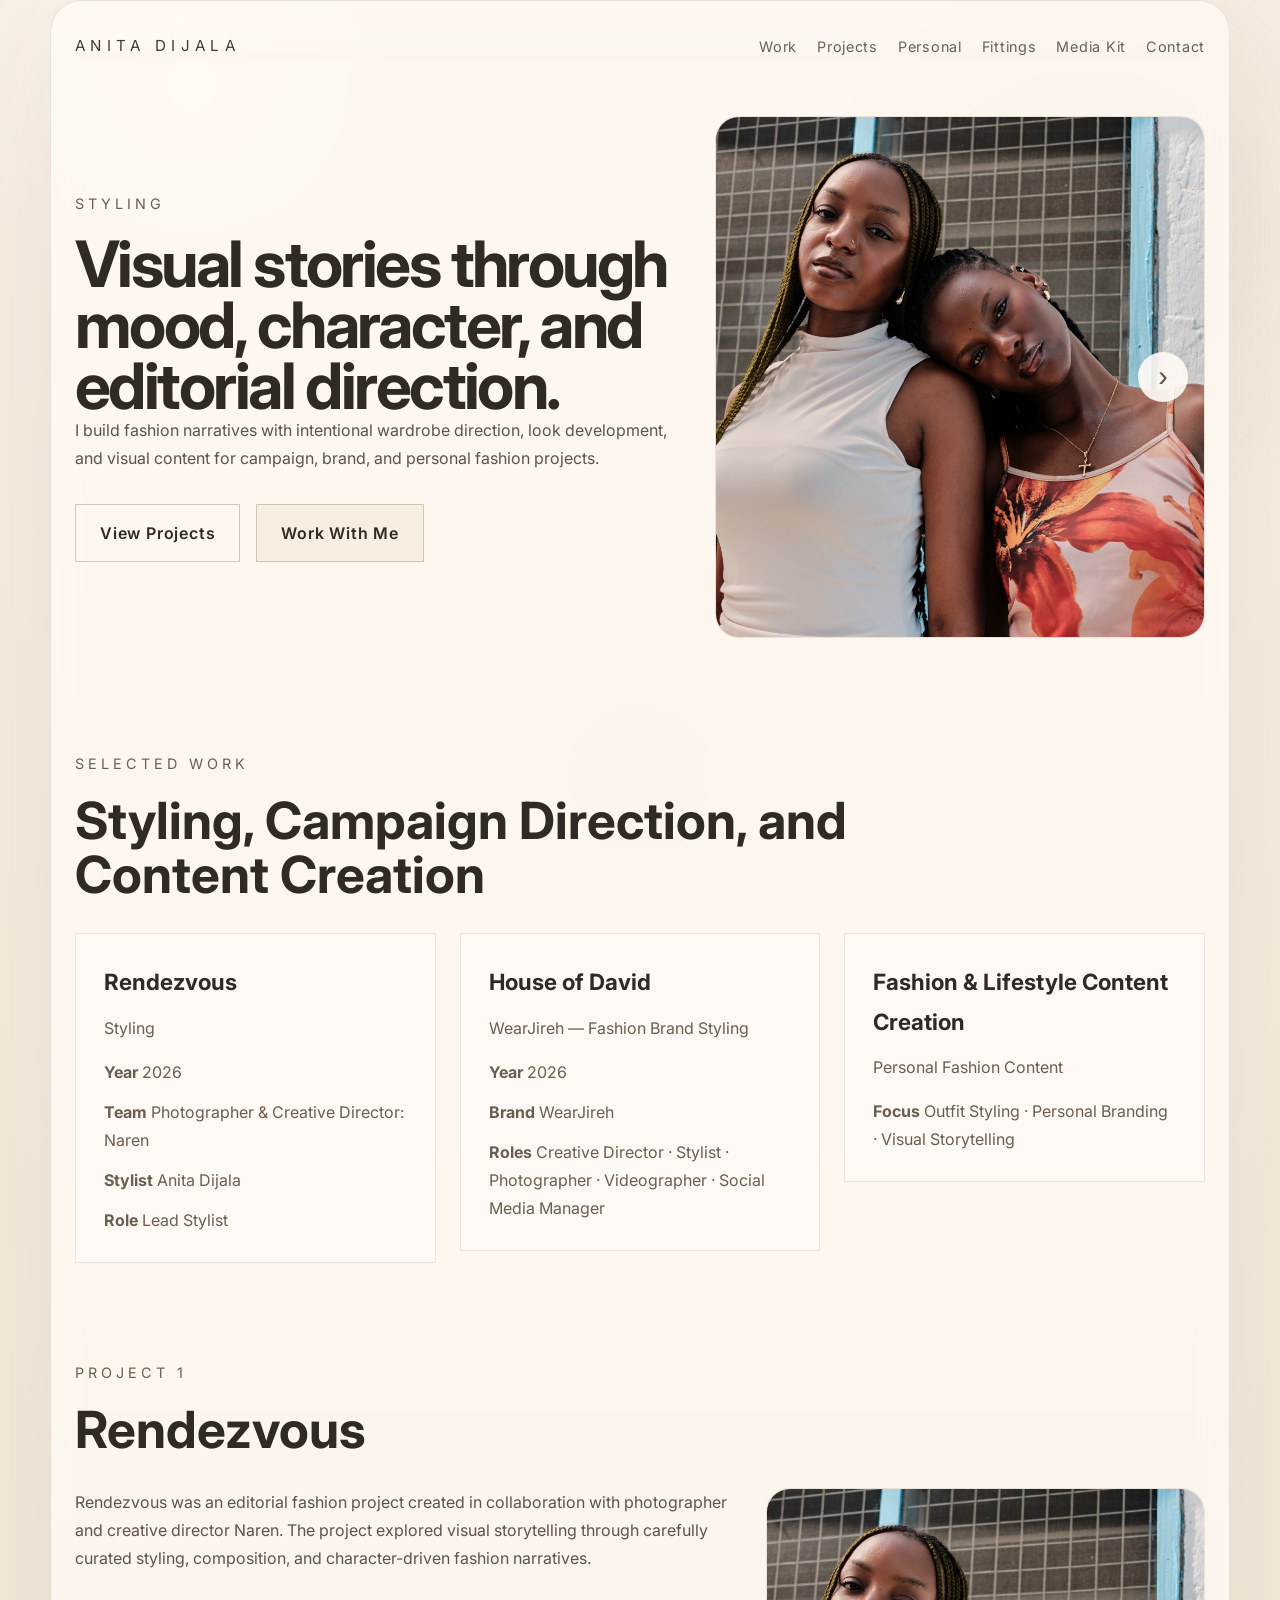
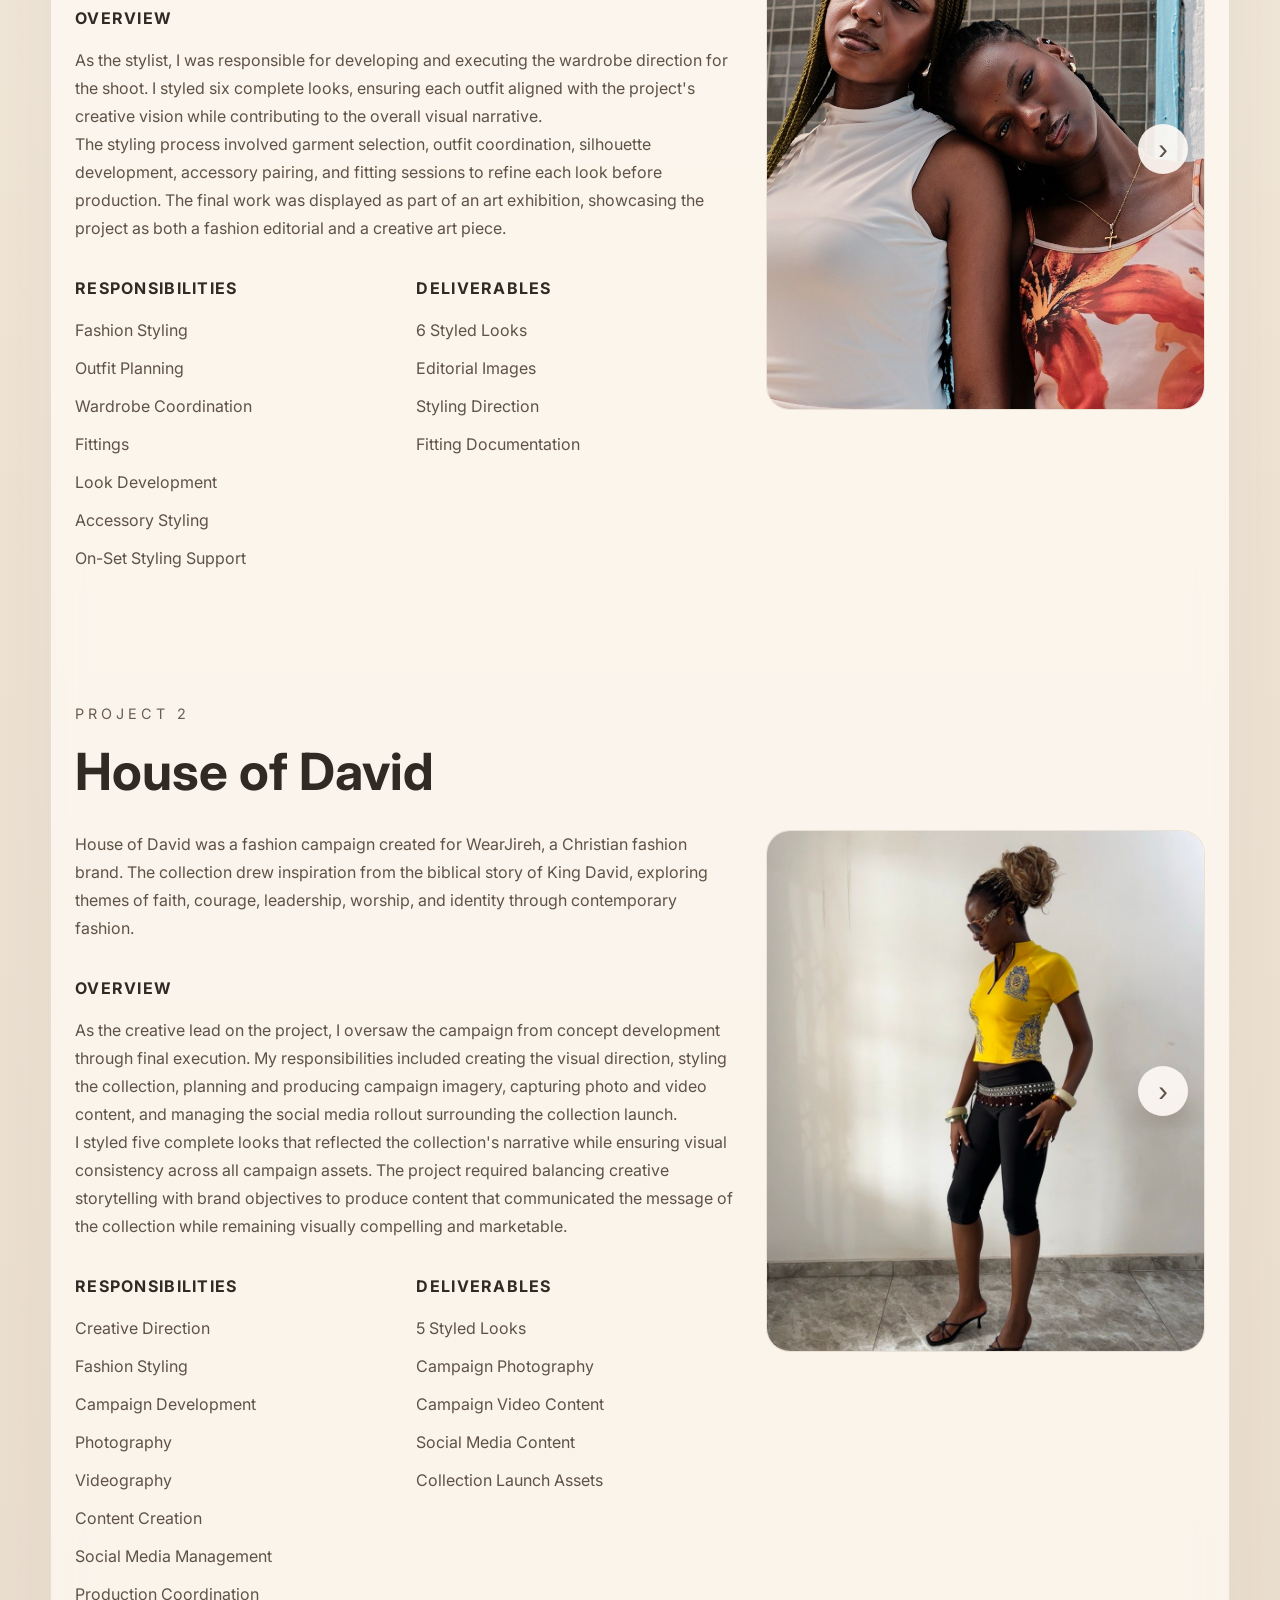
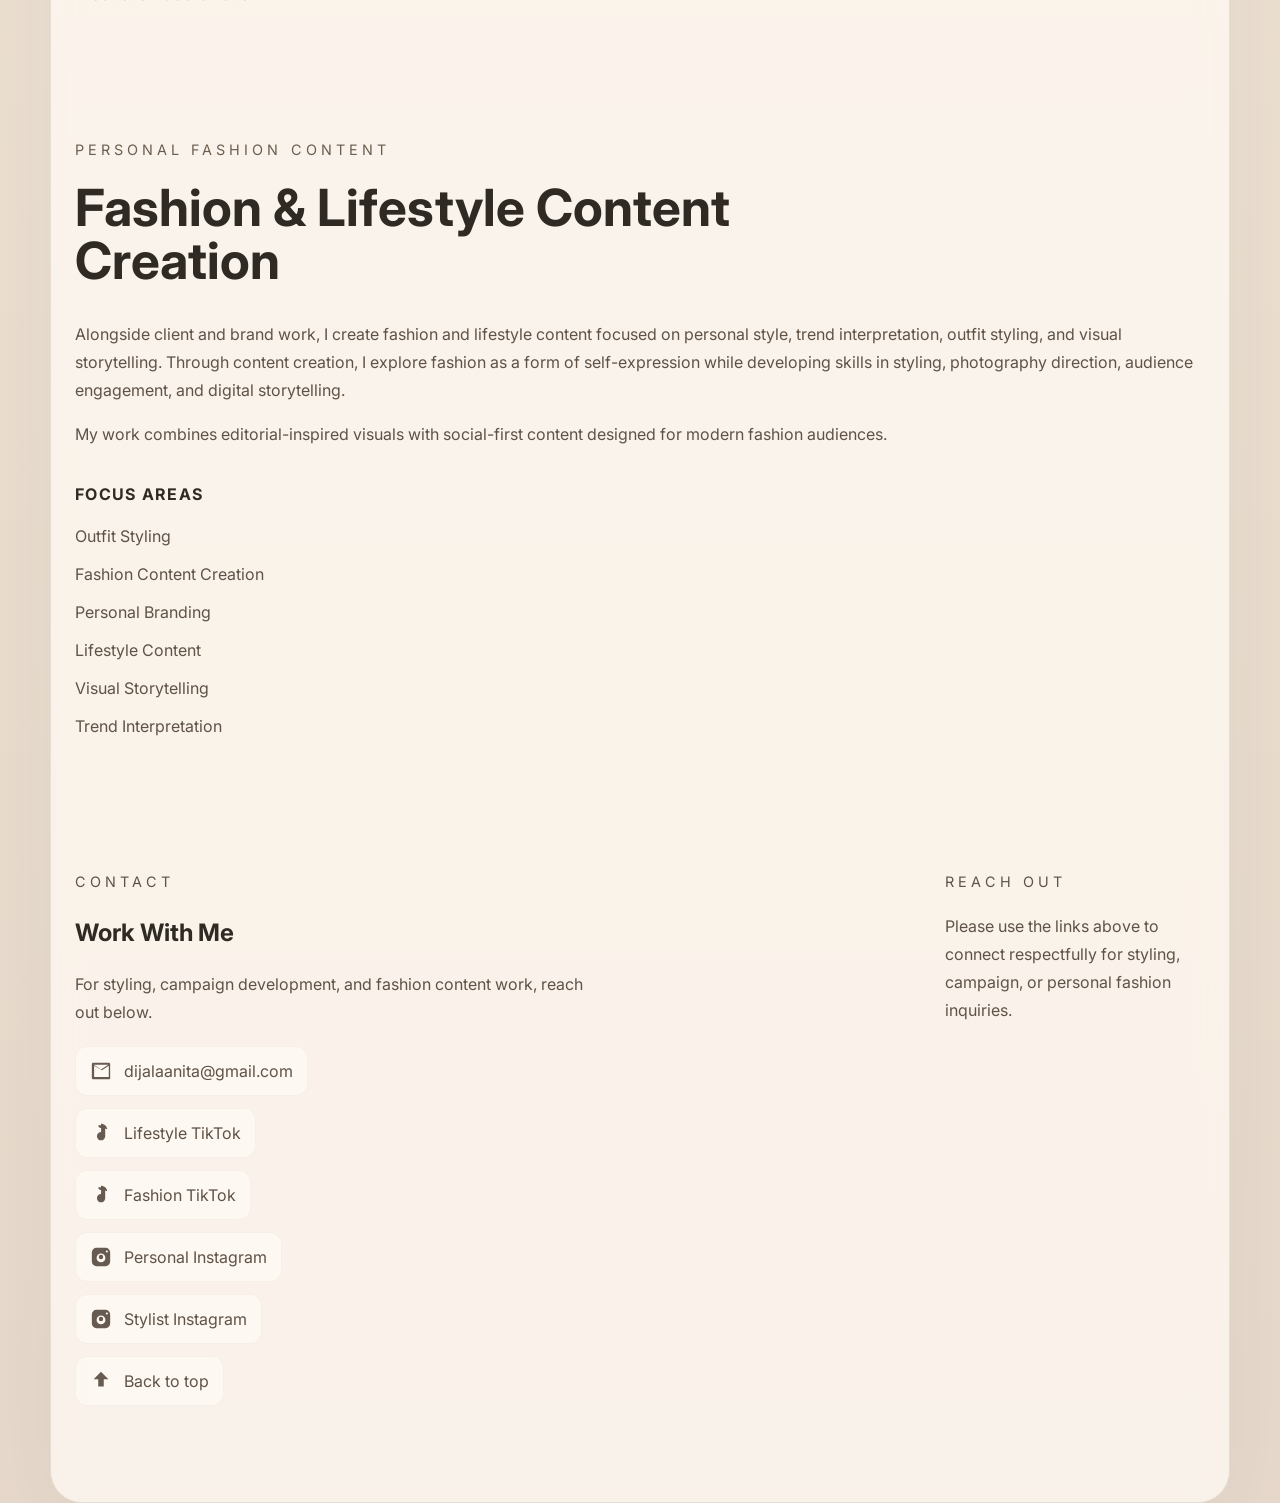
<file: index.html>
<!DOCTYPE html>
<html lang="en">
<head>
  <meta charset="UTF-8" />
  <meta name="viewport" content="width=device-width, initial-scale=1.0" />
  <title>Anita Dijala | Fashion Styling Portfolio</title>
  <link rel="preconnect" href="https://fonts.googleapis.com" />
  <link rel="preconnect" href="https://fonts.gstatic.com" crossorigin />
  <link href="https://fonts.googleapis.com/css2?family=Inter:wght@400;500;600;700;800;900&display=swap" rel="stylesheet" />
  <link rel="stylesheet" href="styles.css" />
</head>
<body>
  <div class="page-shell">
    <header class="site-header">
      <div class="brand">ANITA DIJALA</div>
      <nav class="site-nav">
        <a href="#work">Work</a>
        <a href="#projects">Projects</a>
        <a href="#personal">Personal</a>
        <a href="fittings.html">Fittings</a>
        <a href="media-kit.html">Media Kit</a>
        <a href="#contact">Contact</a>
      </nav>
    </header>

    <main>
      <section class="hero-section" id="home">
        <div class="hero-copy">
          <p class="eyebrow">Styling</p>
          <h1>Visual stories through mood, character, and editorial direction.</h1>
          <p class="hero-text">I build fashion narratives with intentional wardrobe direction, look development, and visual content for campaign, brand, and personal fashion projects.</p>
          <div class="hero-links">
            <a href="#projects" class="button">View Projects</a>
            <a href="#contact" class="button button-secondary">Work With Me</a>
          </div>
        </div>
        <div class="hero-visual">
          <div class="slideshow" id="slideshow-hero">
            <button class="slide-btn prev" data-target="hero">‹</button>
            <div class="slides" id="slides-hero"></div>
            <button class="slide-btn next" data-target="hero">›</button>
          </div>
        </div>
      </section>

      <section class="section-block" id="work">
        <div class="section-heading">
          <p class="eyebrow">Selected Work</p>
          <h2>Styling, Campaign Direction, and Content Creation</h2>
        </div>
        <div class="work-grid">
          <a href="rendezvous.html" class="project-link">
            <article class="work-card">
              <h3>Rendezvous</h3>
              <p class="work-type">Styling</p>
              <div class="work-detail">
                <span><strong>Year</strong> 2026</span>
                <span><strong>Team</strong> Photographer & Creative Director: Naren</span>
                <span><strong>Stylist</strong> Anita Dijala</span>
                <span><strong>Role</strong> Lead Stylist</span>
              </div>
            </article>
          </a>
          <a href="house-of-david.html" class="project-link">
            <article class="work-card">
              <h3>House of David</h3>
              <p class="work-type">WearJireh — Fashion Brand Styling</p>
              <div class="work-detail">
                <span><strong>Year</strong> 2026</span>
                <span><strong>Brand</strong> WearJireh</span>
                <span><strong>Roles</strong> Creative Director · Stylist · Photographer · Videographer · Social Media Manager</span>
              </div>
            </article>
          </a>
          <a href="fittings.html" class="project-link">
            <article class="work-card">
              <h3>Fashion & Lifestyle Content Creation</h3>
              <p class="work-type">Personal Fashion Content</p>
              <div class="work-detail">
                <span><strong>Focus</strong> Outfit Styling · Personal Branding · Visual Storytelling</span>
              </div>
            </article>
          </a>
        </div>
      </section>

      <section class="project-section" id="projects">
        <div class="section-heading">
          <p class="eyebrow">Project 1</p>
          <h2>Rendezvous</h2>
        </div>
        <div class="project-grid">
          <div class="project-copy">
            <p class="project-intro">Rendezvous was an editorial fashion project created in collaboration with photographer and creative director Naren. The project explored visual storytelling through carefully curated styling, composition, and character-driven fashion narratives.</p>
            <div class="project-block">
              <h4>Overview</h4>
              <p>As the stylist, I was responsible for developing and executing the wardrobe direction for the shoot. I styled six complete looks, ensuring each outfit aligned with the project's creative vision while contributing to the overall visual narrative.</p>
              <p>The styling process involved garment selection, outfit coordination, silhouette development, accessory pairing, and fitting sessions to refine each look before production. The final work was displayed as part of an art exhibition, showcasing the project as both a fashion editorial and a creative art piece.</p>
            </div>
            <div class="project-block two-column">
              <div>
                <h4>Responsibilities</h4>
                <ul>
                  <li>Fashion Styling</li>
                  <li>Outfit Planning</li>
                  <li>Wardrobe Coordination</li>
                  <li>Fittings</li>
                  <li>Look Development</li>
                  <li>Accessory Styling</li>
                  <li>On-Set Styling Support</li>
                </ul>
              </div>
              <div>
                <h4>Deliverables</h4>
                <ul>
                  <li>6 Styled Looks</li>
                  <li>Editorial Images</li>
                  <li>Styling Direction</li>
                  <li>Fitting Documentation</li>
                </ul>
              </div>
            </div>
          </div>
          <div class="project-visuals">
            <div class="slideshow" id="slideshow-rendezvous">
              <button class="slide-btn prev" data-target="rendezvous">‹</button>
              <div class="slides" id="slides-rendezvous"></div>
              <button class="slide-btn next" data-target="rendezvous">›</button>
            </div>
          </div>
        </div>
      </section>

      <section class="project-section alternate" id="house-of-david">
        <div class="section-heading">
          <p class="eyebrow">Project 2</p>
          <h2>House of David</h2>
        </div>
        <div class="project-grid">
          <div class="project-copy">
            <p class="project-intro">House of David was a fashion campaign created for WearJireh, a Christian fashion brand. The collection drew inspiration from the biblical story of King David, exploring themes of faith, courage, leadership, worship, and identity through contemporary fashion.</p>
            <div class="project-block">
              <h4>Overview</h4>
              <p>As the creative lead on the project, I oversaw the campaign from concept development through final execution. My responsibilities included creating the visual direction, styling the collection, planning and producing campaign imagery, capturing photo and video content, and managing the social media rollout surrounding the collection launch.</p>
              <p>I styled five complete looks that reflected the collection's narrative while ensuring visual consistency across all campaign assets. The project required balancing creative storytelling with brand objectives to produce content that communicated the message of the collection while remaining visually compelling and marketable.</p>
            </div>
            <div class="project-block two-column">
              <div>
                <h4>Responsibilities</h4>
                <ul>
                  <li>Creative Direction</li>
                  <li>Fashion Styling</li>
                  <li>Campaign Development</li>
                  <li>Photography</li>
                  <li>Videography</li>
                  <li>Content Creation</li>
                  <li>Social Media Management</li>
                  <li>Production Coordination</li>
                </ul>
              </div>
              <div>
                <h4>Deliverables</h4>
                <ul>
                  <li>5 Styled Looks</li>
                  <li>Campaign Photography</li>
                  <li>Campaign Video Content</li>
                  <li>Social Media Content</li>
                  <li>Collection Launch Assets</li>
                </ul>
              </div>
            </div>
          </div>
          <div class="project-visuals">
            <div class="slideshow" id="slideshow-jireh">
              <button class="slide-btn prev" data-target="jireh">‹</button>
              <div class="slides" id="slides-jireh"></div>
              <button class="slide-btn next" data-target="jireh">›</button>
            </div>
          </div>
        </div>
      </section>

      <section class="section-block" id="personal">
        <div class="section-heading">
          <p class="eyebrow">Personal Fashion Content</p>
          <h2>Fashion & Lifestyle Content Creation</h2>
        </div>
        <div class="section-copy">
          <p>Alongside client and brand work, I create fashion and lifestyle content focused on personal style, trend interpretation, outfit styling, and visual storytelling. Through content creation, I explore fashion as a form of self-expression while developing skills in styling, photography direction, audience engagement, and digital storytelling.</p>
          <p>My work combines editorial-inspired visuals with social-first content designed for modern fashion audiences.</p>
        </div>
        <div class="project-block two-column">
          <div>
            <h4>Focus Areas</h4>
            <ul>
              <li>Outfit Styling</li>
              <li>Fashion Content Creation</li>
              <li>Personal Branding</li>
              <li>Lifestyle Content</li>
              <li>Visual Storytelling</li>
              <li>Trend Interpretation</li>
            </ul>
          </div>
        </div>
      </section>
    </main>

    <footer class="site-footer" id="contact">
      <div class="footer-left">
        <p class="eyebrow">Contact</p>
        <h2>Work With Me</h2>
        <p>For styling, campaign development, and fashion content work, reach out below.</p>

        <div class="contact-links">
          <a class="contact-item" href="mailto:dijalaanita@gmail.com">
            <svg viewBox="0 0 24 24" aria-hidden="true" focusable="false"><path d="M2 4.5C2 3.6716 2.6716 3 3.5 3h17c.8284 0 1.5.6716 1.5 1.5v15c0 .8284-.6716 1.5-1.5 1.5h-17A1.5 1.5 0 0 1 2 19.5v-15zM4.06 5.25 12 10.3l7.94-5.05H4.06zM20.5 18.5V6.4l-7.06 4.5a1 1 0 0 1-1.04 0L4.5 6.4v12.1h16z"/></svg>
            <span>dijalaanita@gmail.com</span>
          </a>

          <a class="contact-item" href="https://www.tiktok.com/@.dijalaanita?_r=1&_t=ZS-979KysnWuWH" target="_blank" rel="noreferrer">
            <svg viewBox="0 0 24 24" aria-hidden="true" focusable="false"><path d="M12 2c3.498 0 6.344 2.49 6.816 5.748a4.888 4.888 0 0 1-2.24-.576V15.5a4.5 4.5 0 1 1-4.5-4.5V6.5a2.999 2.999 0 0 1-2.999-3H12z"/></svg>
            <span>Lifestyle TikTok</span>
          </a>

          <a class="contact-item" href="https://www.tiktok.com/@cutie10081?_r=1&_t=ZN-979L3XFgGL0" target="_blank" rel="noreferrer">
            <svg viewBox="0 0 24 24" aria-hidden="true" focusable="false"><path d="M12 2c3.498 0 6.344 2.49 6.816 5.748a4.888 4.888 0 0 1-2.24-.576V15.5a4.5 4.5 0 1 1-4.5-4.5V6.5a2.999 2.999 0 0 1-2.999-3H12z"/></svg>
            <span>Fashion TikTok</span>
          </a>

          <a class="contact-item" href="https://www.instagram.com/dijalaanita?igsh=NXEyNWkyZWJheGd2&utm_source=qr" target="_blank" rel="noreferrer">
            <svg viewBox="0 0 24 24" aria-hidden="true" focusable="false"><path d="M7 2h10a5 5 0 0 1 5 5v10a5 5 0 0 1-5 5H7a5 5 0 0 1-5-5V7a5 5 0 0 1 5-5zm5 6.2a4.8 4.8 0 1 0 0 9.6 4.8 4.8 0 0 0 0-9.6zm6.4-3.4a1.2 1.2 0 1 0 0 2.4 1.2 1.2 0 0 0 0-2.4zM12 9.6a2.4 2.4 0 1 1 0 4.8 2.4 2.4 0 0 1 0-4.8z"/></svg>
            <span>Personal Instagram</span>
          </a>

          <a class="contact-item" href="https://www.instagram.com/rukkyarchives?igsh=MXhhbXJrZDFjeXp5dQ%3D%3D&utm_source=qr" target="_blank" rel="noreferrer">
            <svg viewBox="0 0 24 24" aria-hidden="true" focusable="false"><path d="M7 2h10a5 5 0 0 1 5 5v10a5 5 0 0 1-5 5H7a5 5 0 0 1-5-5V7a5 5 0 0 1 5-5zm5 6.2a4.8 4.8 0 1 0 0 9.6 4.8 4.8 0 0 0 0-9.6zm6.4-3.4a1.2 1.2 0 1 0 0 2.4 1.2 1.2 0 0 0 0-2.4zM12 9.6a2.4 2.4 0 1 1 0 4.8 2.4 2.4 0 0 1 0-4.8z"/></svg>
            <span>Stylist Instagram</span>
          </a>

          <a class="contact-item" href="#home">
            <svg viewBox="0 0 24 24" aria-hidden="true" focusable="false"><path d="M12 2l8 8h-5v8h-6v-8H4l8-8z"/></svg>
            <span>Back to top</span>
          </a>
        </div>
      </div>

      <div class="footer-right">
        <p class="eyebrow">Reach Out</p>
        <p>Please use the links above to connect respectfully for styling, campaign, or personal fashion inquiries.</p>
      </div>
    </footer>
  </div>
  <script>
    const slideshows = {
      rendezvous: [
        'Group 1.jpg',
        'Group 2.jpg',
        'Group look.jpg',
        'Look 1.jpg',
        'Look 2.jpg',
        'Look 3.jpg',
        'Look 4.jpg',
        'Look 5.jpg',
        'Look 6.jpg'
      ],
      jireh: [
        'photo_1_2026-06-07_15-38-09.jpg',
        'photo_2_2026-06-07_15-38-09.jpg',
        'photo_3_2026-06-07_15-38-09.jpg',
        'photo_4_2026-06-07_15-38-09.jpg',
        'photo_5_2026-06-07_15-38-09.jpg',
        'photo_6_2026-06-07_15-38-09.jpg',
        'photo_7_2026-06-07_15-38-09.jpg',
        'photo_8_2026-06-07_15-38-09.jpg',
        'photo_9_2026-06-07_15-38-09.jpg',
        'photo_10_2026-06-07_15-38-09.jpg',
        'photo_11_2026-06-07_15-38-09.jpg',
        'photo_12_2026-06-07_15-38-09.jpg',
        'photo_13_2026-06-07_15-38-09.jpg',
        'photo_14_2026-06-07_15-38-09.jpg',
        'photo_15_2026-06-07_15-38-09.jpg',
        'photo_16_2026-06-07_15-38-09.jpg',
        'photo_17_2026-06-07_15-38-09.jpg'
      ]
    };

    const slideIndex = {
      hero: 0,
      rendezvous: 0,
      jireh: 0
    };

    const slideTimers = {};

    function buildSlideshow(target, folder, images) {
      const slidesContainer = document.getElementById(`slides-${target}`);
      if (!slidesContainer) return;
      images.forEach((filename, index) => {
        const slide = document.createElement('div');
        slide.className = 'slide-item';
        if (index === 0) slide.classList.add('active');

        const img = document.createElement('img');
        img.src = `${folder}/${encodeURIComponent(filename)}`;
        img.alt = `${folder} project image ${index + 1}`;
        img.loading = 'lazy';
        slide.appendChild(img);

        slidesContainer.appendChild(slide);
      });
    }

    function changeSlide(target, direction) {
      const slides = document.querySelectorAll(`#slides-${target} .slide-item`);
      if (!slides.length) return;
      slides[slideIndex[target]].classList.remove('active');
      slideIndex[target] = (slideIndex[target] + direction + slides.length) % slides.length;
      slides[slideIndex[target]].classList.add('active');
    }

    function startAutoSlide(target, interval = 6000) {
      pauseAutoSlide(target);
      slideTimers[target] = setInterval(() => changeSlide(target, 1), interval);
    }

    function pauseAutoSlide(target) {
      if (slideTimers[target]) {
        clearInterval(slideTimers[target]);
        slideTimers[target] = null;
      }
    }

    function resumeAutoSlide(target) {
      if (!slideTimers[target]) startAutoSlide(target);
    }

    document.querySelectorAll('.slide-btn').forEach(button => {
      button.addEventListener('click', () => {
        const target = button.dataset.target;
        const direction = button.classList.contains('next') ? 1 : -1;
        changeSlide(target, direction);
      });
    });

    document.querySelectorAll('.slideshow').forEach(slideshow => {
      const target = slideshow.id.replace('slideshow-', '');
      slideshow.addEventListener('mouseenter', () => pauseAutoSlide(target));
      slideshow.addEventListener('mouseleave', () => resumeAutoSlide(target));
    });

    buildSlideshow('hero', 'Rendezvous', slideshows.rendezvous);
    buildSlideshow('rendezvous', 'Rendezvous', slideshows.rendezvous);
    buildSlideshow('jireh', 'Jireh', slideshows.jireh);
    startAutoSlide('hero', 5200);
    startAutoSlide('rendezvous', 5200);
    startAutoSlide('jireh', 5200);

    // Speak a short description of the first visible image when the page opens
    function speakFirstVisibleImage() {
      if (!('speechSynthesis' in window)) return;
      // Prefer the hero image if present, otherwise the first active slide, otherwise first image on page
      const heroImg = document.querySelector('.hero-visual img');
      const activeSlideImg = document.querySelector('.slide-item.active img');
      const firstImg = heroImg || activeSlideImg || document.querySelector('img');
      if (!firstImg) return;

      const description = firstImg.alt && firstImg.alt.trim()
        ? firstImg.alt
        : `Here is the first image on the page.`;

      // Cancel any ongoing speech and speak the description
      window.speechSynthesis.cancel();
      const utterance = new SpeechSynthesisUtterance(description);
      utterance.lang = 'en-US';
      utterance.rate = 0.95;
      window.speechSynthesis.speak(utterance);
    }

    // Speak on initial load once DOM is ready
    document.addEventListener('DOMContentLoaded', () => {
      // small delay to ensure images and slides are built/visible
      setTimeout(speakFirstVisibleImage, 500);
    });
  </script>
</body>
</html>
</file>
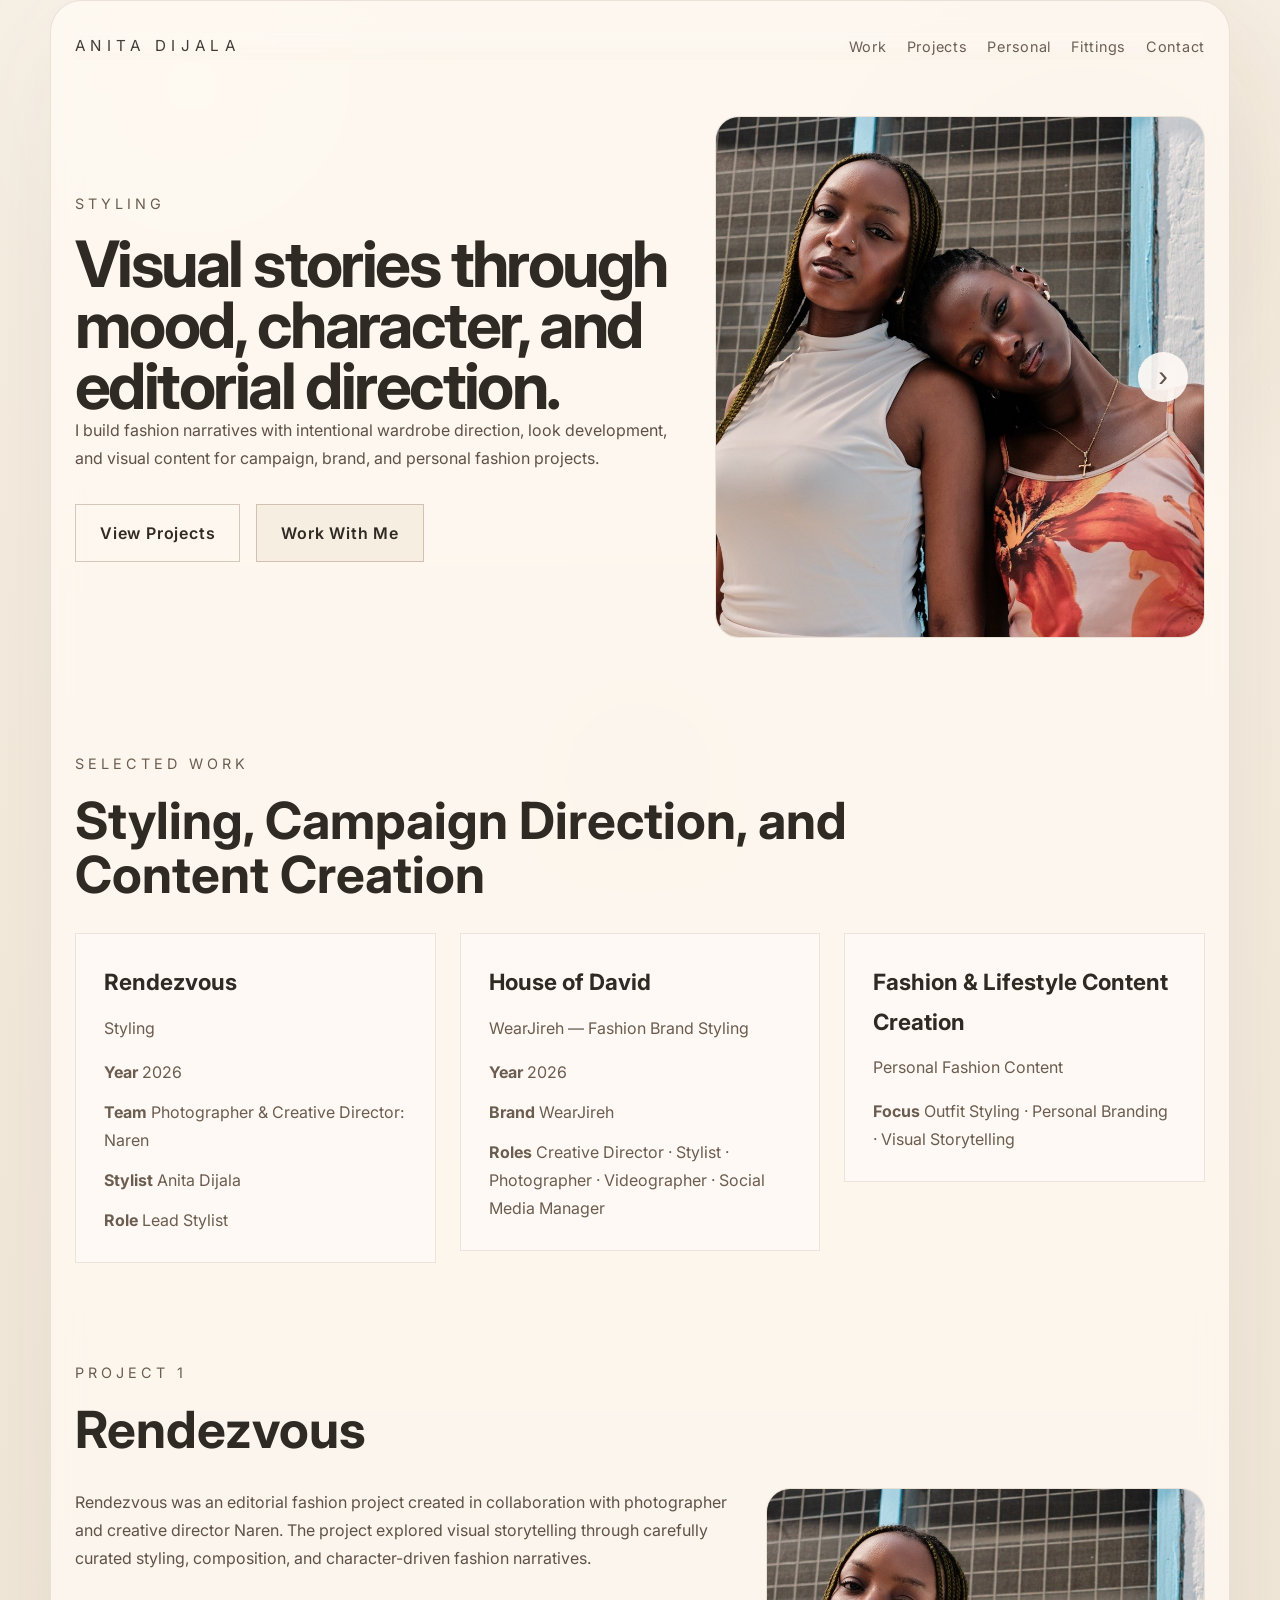
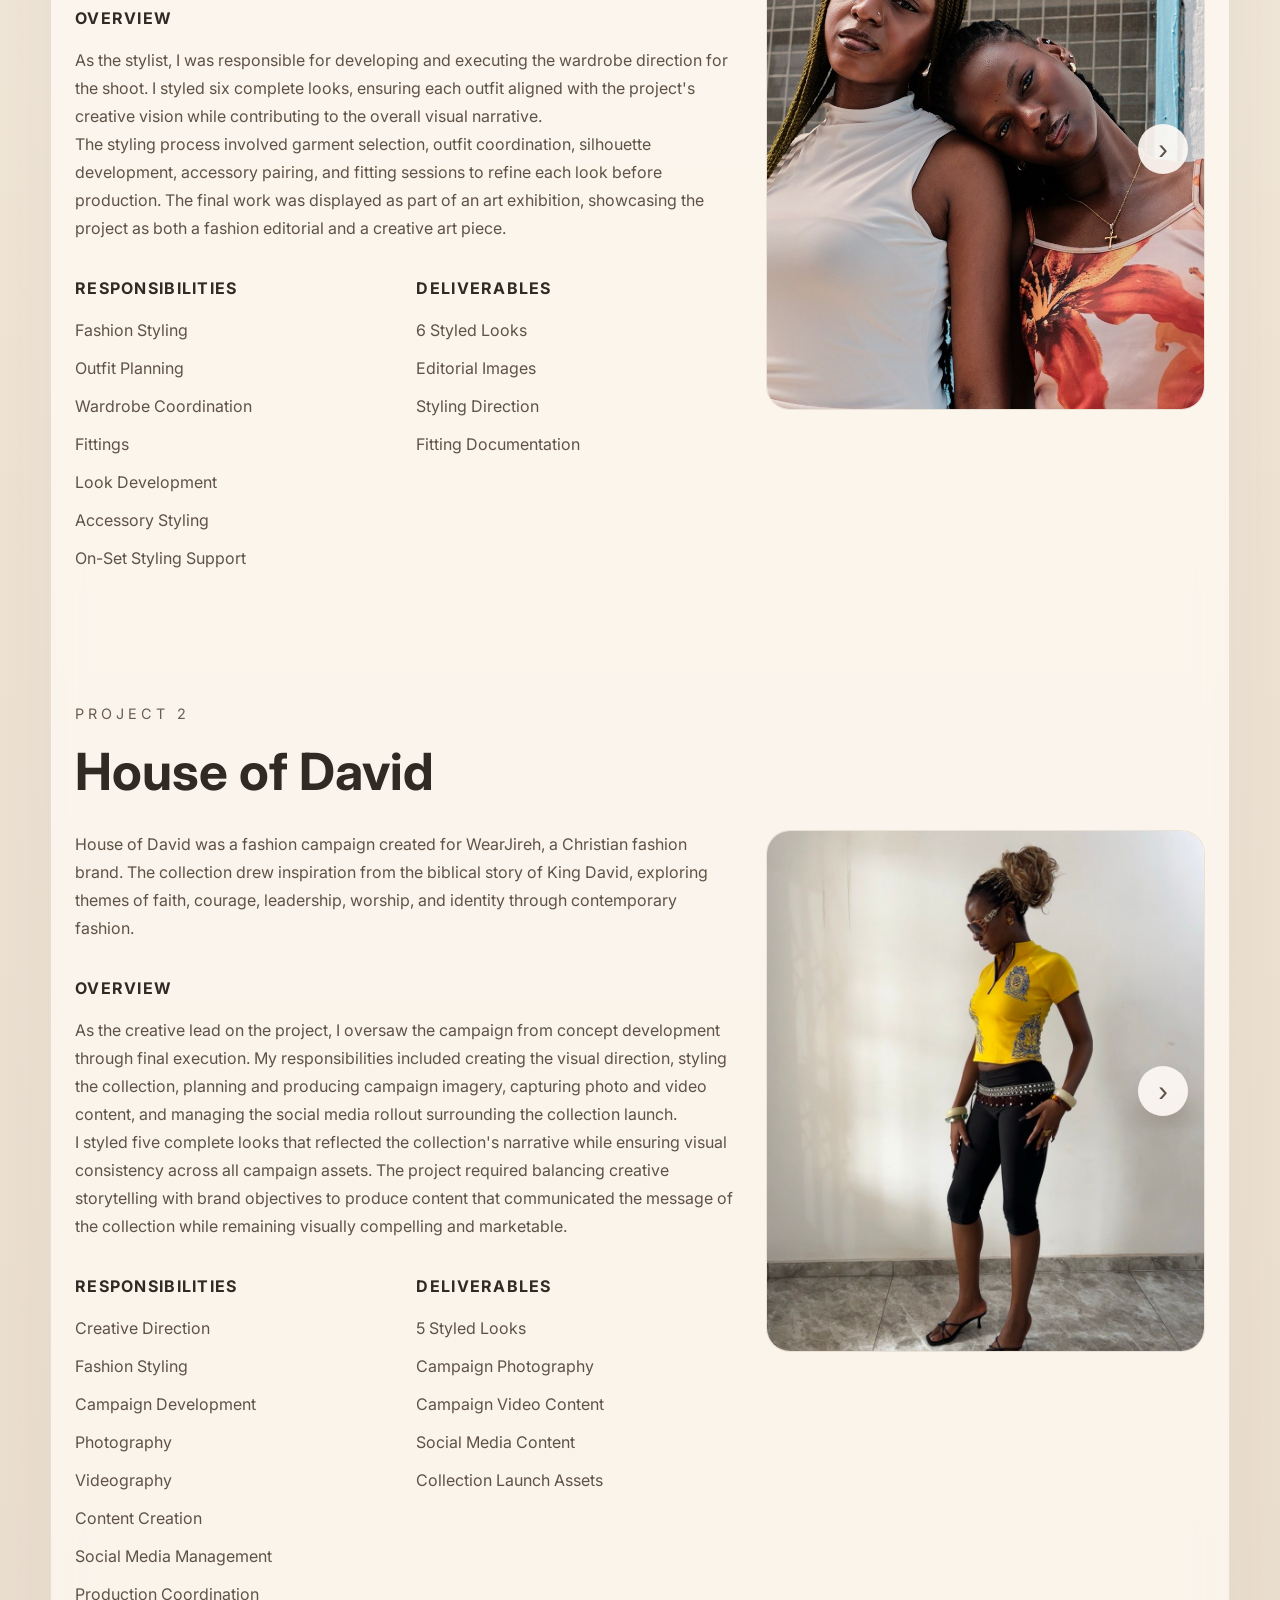
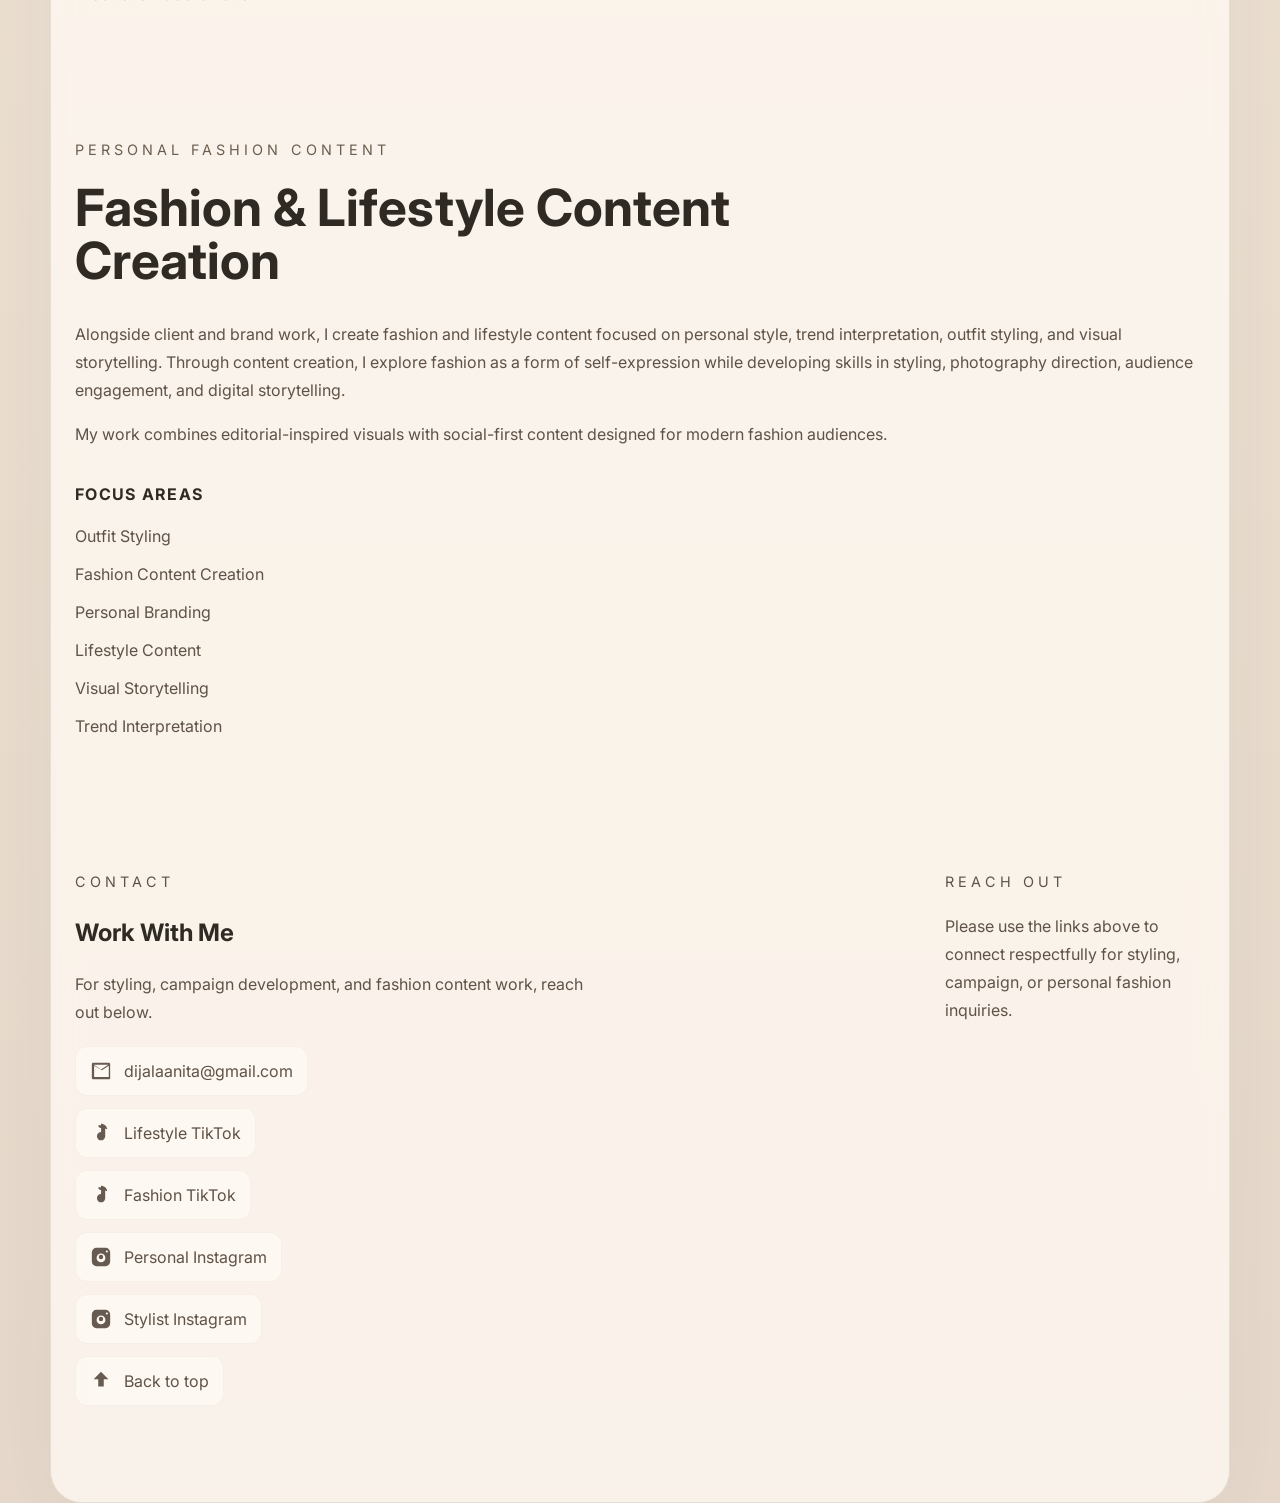
<file: Anita/index.html>
<!DOCTYPE html>
<html lang="en">
<head>
  <meta charset="UTF-8" />
  <meta name="viewport" content="width=device-width, initial-scale=1.0" />
  <title>Anita Dijala | Fashion Styling Portfolio</title>
  <link rel="preconnect" href="https://fonts.googleapis.com" />
  <link rel="preconnect" href="https://fonts.gstatic.com" crossorigin />
  <link href="https://fonts.googleapis.com/css2?family=Inter:wght@400;500;600;700;800;900&display=swap" rel="stylesheet" />
  <link rel="stylesheet" href="styles.css" />
</head>
<body>
  <div class="page-shell">
    <header class="site-header">
      <div class="brand">ANITA DIJALA</div>
      <nav class="site-nav">
        <a href="#work">Work</a>
        <a href="#projects">Projects</a>
        <a href="#personal">Personal</a>
        <a href="fittings.html">Fittings</a>
        <a href="#contact">Contact</a>
      </nav>
    </header>

    <main>
      <section class="hero-section" id="home">
        <div class="hero-copy">
          <p class="eyebrow">Styling</p>
          <h1>Visual stories through mood, character, and editorial direction.</h1>
          <p class="hero-text">I build fashion narratives with intentional wardrobe direction, look development, and visual content for campaign, brand, and personal fashion projects.</p>
          <div class="hero-links">
            <a href="#projects" class="button">View Projects</a>
            <a href="#contact" class="button button-secondary">Work With Me</a>
          </div>
        </div>
        <div class="hero-visual">
          <div class="slideshow" id="slideshow-hero">
            <button class="slide-btn prev" data-target="hero">‹</button>
            <div class="slides" id="slides-hero"></div>
            <button class="slide-btn next" data-target="hero">›</button>
          </div>
        </div>
      </section>

      <section class="section-block" id="work">
        <div class="section-heading">
          <p class="eyebrow">Selected Work</p>
          <h2>Styling, Campaign Direction, and Content Creation</h2>
        </div>
        <div class="work-grid">
          <a href="rendezvous.html" class="project-link">
            <article class="work-card">
              <h3>Rendezvous</h3>
              <p class="work-type">Styling</p>
              <div class="work-detail">
                <span><strong>Year</strong> 2026</span>
                <span><strong>Team</strong> Photographer & Creative Director: Naren</span>
                <span><strong>Stylist</strong> Anita Dijala</span>
                <span><strong>Role</strong> Lead Stylist</span>
              </div>
            </article>
          </a>
          <a href="house-of-david.html" class="project-link">
            <article class="work-card">
              <h3>House of David</h3>
              <p class="work-type">WearJireh — Fashion Brand Styling</p>
              <div class="work-detail">
                <span><strong>Year</strong> 2026</span>
                <span><strong>Brand</strong> WearJireh</span>
                <span><strong>Roles</strong> Creative Director · Stylist · Photographer · Videographer · Social Media Manager</span>
              </div>
            </article>
          </a>
          <a href="fittings.html" class="project-link">
            <article class="work-card">
              <h3>Fashion & Lifestyle Content Creation</h3>
              <p class="work-type">Personal Fashion Content</p>
              <div class="work-detail">
                <span><strong>Focus</strong> Outfit Styling · Personal Branding · Visual Storytelling</span>
              </div>
            </article>
          </a>
        </div>
      </section>

      <section class="project-section" id="projects">
        <div class="section-heading">
          <p class="eyebrow">Project 1</p>
          <h2>Rendezvous</h2>
        </div>
        <div class="project-grid">
          <div class="project-copy">
            <p class="project-intro">Rendezvous was an editorial fashion project created in collaboration with photographer and creative director Naren. The project explored visual storytelling through carefully curated styling, composition, and character-driven fashion narratives.</p>
            <div class="project-block">
              <h4>Overview</h4>
              <p>As the stylist, I was responsible for developing and executing the wardrobe direction for the shoot. I styled six complete looks, ensuring each outfit aligned with the project's creative vision while contributing to the overall visual narrative.</p>
              <p>The styling process involved garment selection, outfit coordination, silhouette development, accessory pairing, and fitting sessions to refine each look before production. The final work was displayed as part of an art exhibition, showcasing the project as both a fashion editorial and a creative art piece.</p>
            </div>
            <div class="project-block two-column">
              <div>
                <h4>Responsibilities</h4>
                <ul>
                  <li>Fashion Styling</li>
                  <li>Outfit Planning</li>
                  <li>Wardrobe Coordination</li>
                  <li>Fittings</li>
                  <li>Look Development</li>
                  <li>Accessory Styling</li>
                  <li>On-Set Styling Support</li>
                </ul>
              </div>
              <div>
                <h4>Deliverables</h4>
                <ul>
                  <li>6 Styled Looks</li>
                  <li>Editorial Images</li>
                  <li>Styling Direction</li>
                  <li>Fitting Documentation</li>
                </ul>
              </div>
            </div>
          </div>
          <div class="project-visuals">
            <div class="slideshow" id="slideshow-rendezvous">
              <button class="slide-btn prev" data-target="rendezvous">‹</button>
              <div class="slides" id="slides-rendezvous"></div>
              <button class="slide-btn next" data-target="rendezvous">›</button>
            </div>
          </div>
        </div>
      </section>

      <section class="project-section alternate" id="house-of-david">
        <div class="section-heading">
          <p class="eyebrow">Project 2</p>
          <h2>House of David</h2>
        </div>
        <div class="project-grid">
          <div class="project-copy">
            <p class="project-intro">House of David was a fashion campaign created for WearJireh, a Christian fashion brand. The collection drew inspiration from the biblical story of King David, exploring themes of faith, courage, leadership, worship, and identity through contemporary fashion.</p>
            <div class="project-block">
              <h4>Overview</h4>
              <p>As the creative lead on the project, I oversaw the campaign from concept development through final execution. My responsibilities included creating the visual direction, styling the collection, planning and producing campaign imagery, capturing photo and video content, and managing the social media rollout surrounding the collection launch.</p>
              <p>I styled five complete looks that reflected the collection's narrative while ensuring visual consistency across all campaign assets. The project required balancing creative storytelling with brand objectives to produce content that communicated the message of the collection while remaining visually compelling and marketable.</p>
            </div>
            <div class="project-block two-column">
              <div>
                <h4>Responsibilities</h4>
                <ul>
                  <li>Creative Direction</li>
                  <li>Fashion Styling</li>
                  <li>Campaign Development</li>
                  <li>Photography</li>
                  <li>Videography</li>
                  <li>Content Creation</li>
                  <li>Social Media Management</li>
                  <li>Production Coordination</li>
                </ul>
              </div>
              <div>
                <h4>Deliverables</h4>
                <ul>
                  <li>5 Styled Looks</li>
                  <li>Campaign Photography</li>
                  <li>Campaign Video Content</li>
                  <li>Social Media Content</li>
                  <li>Collection Launch Assets</li>
                </ul>
              </div>
            </div>
          </div>
          <div class="project-visuals">
            <div class="slideshow" id="slideshow-jireh">
              <button class="slide-btn prev" data-target="jireh">‹</button>
              <div class="slides" id="slides-jireh"></div>
              <button class="slide-btn next" data-target="jireh">›</button>
            </div>
          </div>
        </div>
      </section>

      <section class="section-block" id="personal">
        <div class="section-heading">
          <p class="eyebrow">Personal Fashion Content</p>
          <h2>Fashion & Lifestyle Content Creation</h2>
        </div>
        <div class="section-copy">
          <p>Alongside client and brand work, I create fashion and lifestyle content focused on personal style, trend interpretation, outfit styling, and visual storytelling. Through content creation, I explore fashion as a form of self-expression while developing skills in styling, photography direction, audience engagement, and digital storytelling.</p>
          <p>My work combines editorial-inspired visuals with social-first content designed for modern fashion audiences.</p>
        </div>
        <div class="project-block two-column">
          <div>
            <h4>Focus Areas</h4>
            <ul>
              <li>Outfit Styling</li>
              <li>Fashion Content Creation</li>
              <li>Personal Branding</li>
              <li>Lifestyle Content</li>
              <li>Visual Storytelling</li>
              <li>Trend Interpretation</li>
            </ul>
          </div>
        </div>
      </section>
    </main>

    <footer class="site-footer" id="contact">
      <div class="footer-left">
        <p class="eyebrow">Contact</p>
        <h2>Work With Me</h2>
        <p>For styling, campaign development, and fashion content work, reach out below.</p>

        <div class="contact-links">
          <a class="contact-item" href="mailto:dijalaanita@gmail.com">
            <svg viewBox="0 0 24 24" aria-hidden="true" focusable="false"><path d="M2 4.5C2 3.6716 2.6716 3 3.5 3h17c.8284 0 1.5.6716 1.5 1.5v15c0 .8284-.6716 1.5-1.5 1.5h-17A1.5 1.5 0 0 1 2 19.5v-15zM4.06 5.25 12 10.3l7.94-5.05H4.06zM20.5 18.5V6.4l-7.06 4.5a1 1 0 0 1-1.04 0L4.5 6.4v12.1h16z"/></svg>
            <span>dijalaanita@gmail.com</span>
          </a>

          <a class="contact-item" href="https://www.tiktok.com/@.dijalaanita?_r=1&_t=ZS-979KysnWuWH" target="_blank" rel="noreferrer">
            <svg viewBox="0 0 24 24" aria-hidden="true" focusable="false"><path d="M12 2c3.498 0 6.344 2.49 6.816 5.748a4.888 4.888 0 0 1-2.24-.576V15.5a4.5 4.5 0 1 1-4.5-4.5V6.5a2.999 2.999 0 0 1-2.999-3H12z"/></svg>
            <span>Lifestyle TikTok</span>
          </a>

          <a class="contact-item" href="https://www.tiktok.com/@cutie10081?_r=1&_t=ZN-979L3XFgGL0" target="_blank" rel="noreferrer">
            <svg viewBox="0 0 24 24" aria-hidden="true" focusable="false"><path d="M12 2c3.498 0 6.344 2.49 6.816 5.748a4.888 4.888 0 0 1-2.24-.576V15.5a4.5 4.5 0 1 1-4.5-4.5V6.5a2.999 2.999 0 0 1-2.999-3H12z"/></svg>
            <span>Fashion TikTok</span>
          </a>

          <a class="contact-item" href="https://www.instagram.com/dijalaanita?igsh=NXEyNWkyZWJheGd2&utm_source=qr" target="_blank" rel="noreferrer">
            <svg viewBox="0 0 24 24" aria-hidden="true" focusable="false"><path d="M7 2h10a5 5 0 0 1 5 5v10a5 5 0 0 1-5 5H7a5 5 0 0 1-5-5V7a5 5 0 0 1 5-5zm5 6.2a4.8 4.8 0 1 0 0 9.6 4.8 4.8 0 0 0 0-9.6zm6.4-3.4a1.2 1.2 0 1 0 0 2.4 1.2 1.2 0 0 0 0-2.4zM12 9.6a2.4 2.4 0 1 1 0 4.8 2.4 2.4 0 0 1 0-4.8z"/></svg>
            <span>Personal Instagram</span>
          </a>

          <a class="contact-item" href="https://www.instagram.com/rukkyarchives?igsh=MXhhbXJrZDFjeXp5dQ%3D%3D&utm_source=qr" target="_blank" rel="noreferrer">
            <svg viewBox="0 0 24 24" aria-hidden="true" focusable="false"><path d="M7 2h10a5 5 0 0 1 5 5v10a5 5 0 0 1-5 5H7a5 5 0 0 1-5-5V7a5 5 0 0 1 5-5zm5 6.2a4.8 4.8 0 1 0 0 9.6 4.8 4.8 0 0 0 0-9.6zm6.4-3.4a1.2 1.2 0 1 0 0 2.4 1.2 1.2 0 0 0 0-2.4zM12 9.6a2.4 2.4 0 1 1 0 4.8 2.4 2.4 0 0 1 0-4.8z"/></svg>
            <span>Stylist Instagram</span>
          </a>

          <a class="contact-item" href="#home">
            <svg viewBox="0 0 24 24" aria-hidden="true" focusable="false"><path d="M12 2l8 8h-5v8h-6v-8H4l8-8z"/></svg>
            <span>Back to top</span>
          </a>
        </div>
      </div>

      <div class="footer-right">
        <p class="eyebrow">Reach Out</p>
        <p>Please use the links above to connect respectfully for styling, campaign, or personal fashion inquiries.</p>
      </div>
    </footer>
  </div>
  <script>
    const slideshows = {
      rendezvous: [
        'Group 1.jpg',
        'Group 2.jpg',
        'Group look.jpg',
        'Look 1.jpg',
        'Look 2.jpg',
        'Look 3.jpg',
        'Look 4.jpg',
        'Look 5.jpg',
        'Look 6.jpg'
      ],
      jireh: [
        'photo_1_2026-06-07_15-38-09.jpg',
        'photo_2_2026-06-07_15-38-09.jpg',
        'photo_3_2026-06-07_15-38-09.jpg',
        'photo_4_2026-06-07_15-38-09.jpg',
        'photo_5_2026-06-07_15-38-09.jpg',
        'photo_6_2026-06-07_15-38-09.jpg',
        'photo_7_2026-06-07_15-38-09.jpg',
        'photo_8_2026-06-07_15-38-09.jpg',
        'photo_9_2026-06-07_15-38-09.jpg',
        'photo_10_2026-06-07_15-38-09.jpg',
        'photo_11_2026-06-07_15-38-09.jpg',
        'photo_12_2026-06-07_15-38-09.jpg',
        'photo_13_2026-06-07_15-38-09.jpg',
        'photo_14_2026-06-07_15-38-09.jpg',
        'photo_15_2026-06-07_15-38-09.jpg',
        'photo_16_2026-06-07_15-38-09.jpg',
        'photo_17_2026-06-07_15-38-09.jpg'
      ]
    };

    const slideIndex = {
      hero: 0,
      rendezvous: 0,
      jireh: 0
    };

    const slideTimers = {};

    function buildSlideshow(target, folder, images) {
      const slidesContainer = document.getElementById(`slides-${target}`);
      if (!slidesContainer) return;
      images.forEach((filename, index) => {
        const slide = document.createElement('div');
        slide.className = 'slide-item';
        if (index === 0) slide.classList.add('active');

        const img = document.createElement('img');
        img.src = `${folder}/${encodeURIComponent(filename)}`;
        img.alt = `${folder} project image ${index + 1}`;
        img.loading = 'lazy';
        slide.appendChild(img);

        slidesContainer.appendChild(slide);
      });
    }

    function changeSlide(target, direction) {
      const slides = document.querySelectorAll(`#slides-${target} .slide-item`);
      if (!slides.length) return;
      slides[slideIndex[target]].classList.remove('active');
      slideIndex[target] = (slideIndex[target] + direction + slides.length) % slides.length;
      slides[slideIndex[target]].classList.add('active');
    }

    function startAutoSlide(target, interval = 6000) {
      pauseAutoSlide(target);
      slideTimers[target] = setInterval(() => changeSlide(target, 1), interval);
    }

    function pauseAutoSlide(target) {
      if (slideTimers[target]) {
        clearInterval(slideTimers[target]);
        slideTimers[target] = null;
      }
    }

    function resumeAutoSlide(target) {
      if (!slideTimers[target]) startAutoSlide(target);
    }

    document.querySelectorAll('.slide-btn').forEach(button => {
      button.addEventListener('click', () => {
        const target = button.dataset.target;
        const direction = button.classList.contains('next') ? 1 : -1;
        changeSlide(target, direction);
      });
    });

    document.querySelectorAll('.slideshow').forEach(slideshow => {
      const target = slideshow.id.replace('slideshow-', '');
      slideshow.addEventListener('mouseenter', () => pauseAutoSlide(target));
      slideshow.addEventListener('mouseleave', () => resumeAutoSlide(target));
    });

    buildSlideshow('hero', 'Rendezvous', slideshows.rendezvous);
    buildSlideshow('rendezvous', 'Rendezvous', slideshows.rendezvous);
    buildSlideshow('jireh', 'Jireh', slideshows.jireh);
    startAutoSlide('hero', 5200);
    startAutoSlide('rendezvous', 5200);
    startAutoSlide('jireh', 5200);

    // Speak a short description of the first visible image when the page opens
    function speakFirstVisibleImage() {
      if (!('speechSynthesis' in window)) return;
      // Prefer the hero image if present, otherwise the first active slide, otherwise first image on page
      const heroImg = document.querySelector('.hero-visual img');
      const activeSlideImg = document.querySelector('.slide-item.active img');
      const firstImg = heroImg || activeSlideImg || document.querySelector('img');
      if (!firstImg) return;

      const description = firstImg.alt && firstImg.alt.trim()
        ? firstImg.alt
        : `Here is the first image on the page.`;

      // Cancel any ongoing speech and speak the description
      window.speechSynthesis.cancel();
      const utterance = new SpeechSynthesisUtterance(description);
      utterance.lang = 'en-US';
      utterance.rate = 0.95;
      window.speechSynthesis.speak(utterance);
    }

    // Speak on initial load once DOM is ready
    document.addEventListener('DOMContentLoaded', () => {
      // small delay to ensure images and slides are built/visible
      setTimeout(speakFirstVisibleImage, 500);
    });
  </script>
</body>
</html>
</file>
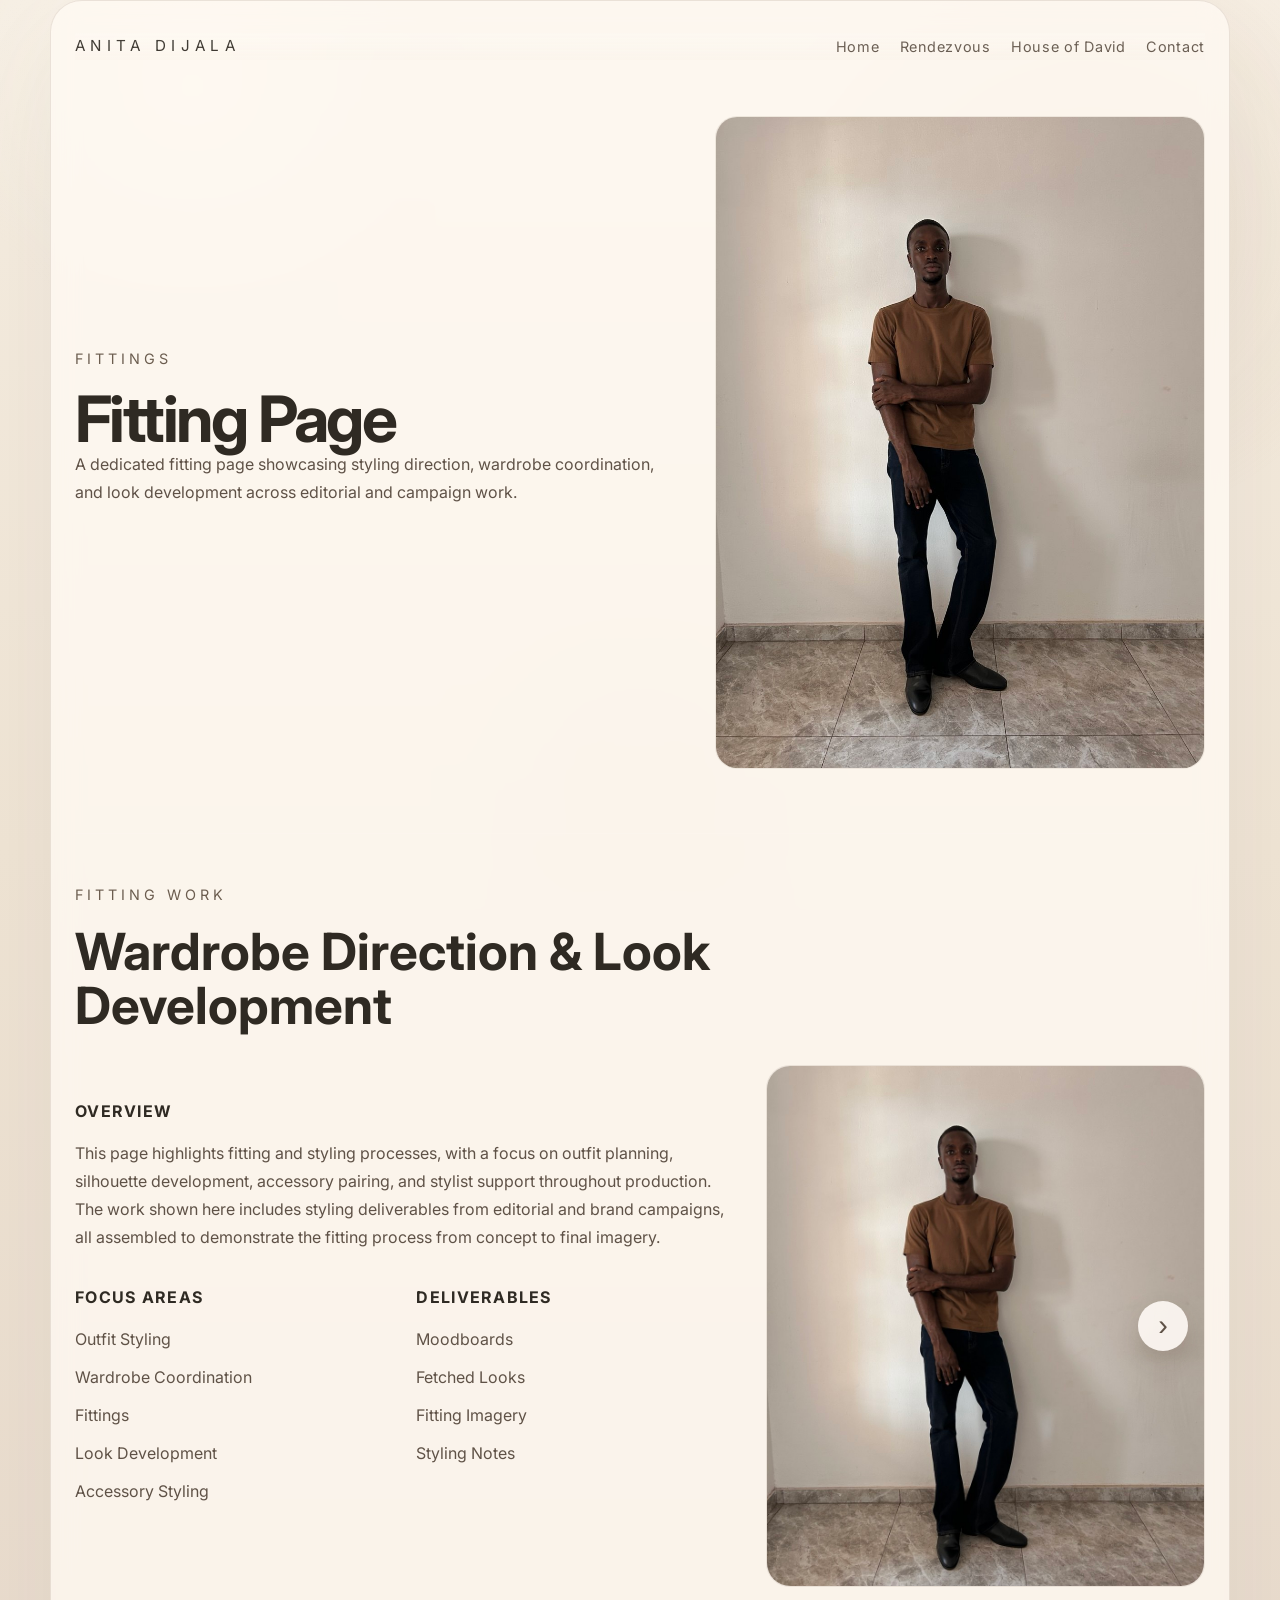
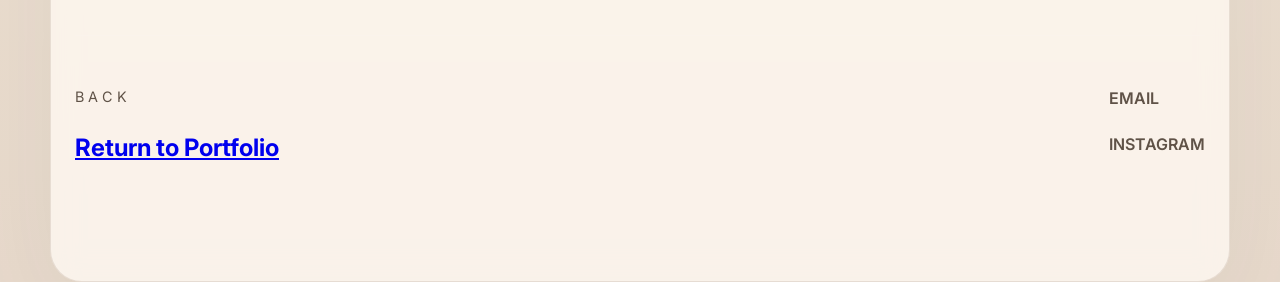
<file: fittings.html>
<!DOCTYPE html>
<html lang="en">
<head>
  <meta charset="UTF-8" />
  <meta name="viewport" content="width=device-width, initial-scale=1.0" />
  <title>Fittings | Anita Dijala</title>
  <link rel="preconnect" href="https://fonts.googleapis.com" />
  <link rel="preconnect" href="https://fonts.gstatic.com" crossorigin />
  <link href="https://fonts.googleapis.com/css2?family=Inter:wght@400;500;600;700;800;900&display=swap" rel="stylesheet" />
  <link rel="stylesheet" href="styles.css" />
</head>
<body>
  <div class="page-shell">
    <header class="site-header">
      <div class="brand">ANITA DIJALA</div>
      <nav class="site-nav">
        <a href="index.html">Home</a>
        <a href="rendezvous.html">Rendezvous</a>
        <a href="house-of-david.html">House of David</a>
        <a href="#contact">Contact</a>
      </nav>
    </header>

    <main>
      <section class="hero-section" id="home">
        <div class="hero-copy">
          <p class="eyebrow">Fittings</p>
          <h1>Fitting Page</h1>
          <p class="hero-text">A dedicated fitting page showcasing styling direction, wardrobe coordination, and look development across editorial and campaign work.</p>
        </div>
        <div class="hero-visual">
          <div class="visual-card">
            <img src="Rendezvous/Look%201.jpg" alt="Fitting page preview" />
          </div>
        </div>
      </section>

      <section class="section-block" id="details">
        <div class="section-heading">
          <p class="eyebrow">Fitting Work</p>
          <h2>Wardrobe Direction & Look Development</h2>
        </div>
        <div class="project-grid">
          <div class="project-copy">
            <div class="project-block">
              <h4>Overview</h4>
              <p>This page highlights fitting and styling processes, with a focus on outfit planning, silhouette development, accessory pairing, and stylist support throughout production.</p>
              <p>The work shown here includes styling deliverables from editorial and brand campaigns, all assembled to demonstrate the fitting process from concept to final imagery.</p>
            </div>
            <div class="project-block two-column">
              <div>
                <h4>Focus Areas</h4>
                <ul>
                  <li>Outfit Styling</li>
                  <li>Wardrobe Coordination</li>
                  <li>Fittings</li>
                  <li>Look Development</li>
                  <li>Accessory Styling</li>
                </ul>
              </div>
              <div>
                <h4>Deliverables</h4>
                <ul>
                  <li>Moodboards</li>
                  <li>Fetched Looks</li>
                  <li>Fitting Imagery</li>
                  <li>Styling Notes</li>
                </ul>
              </div>
            </div>
          </div>
          <div class="project-visuals">
            <div class="slideshow" id="slideshow-fittings">
              <button class="slide-btn prev" data-target="fittings">‹</button>
              <div class="slides" id="slides-fittings"></div>
              <button class="slide-btn next" data-target="fittings">›</button>
            </div>
          </div>
        </div>
      </section>
    </main>

    <footer class="site-footer" id="contact">
      <div>
        <p class="eyebrow">Back</p>
        <h2><a href="index.html">Return to Portfolio</a></h2>
      </div>
      <div class="footer-links">
        <a href="mailto:hello@example.com">EMAIL</a>
        <a href="https://www.instagram.com" target="_blank" rel="noreferrer">INSTAGRAM</a>
      </div>
    </footer>
  </div>
  <script>
    const images = [
      'Look 1.jpg',
      'Look 2.jpg',
      'Look 3.jpg',
      'Look 4.jpg',
      'Look 5.jpg',
      'Look 6.jpg',
      'photo_1_2026-06-07_15-38-09.jpg',
      'photo_2_2026-06-07_15-38-09.jpg',
      'photo_3_2026-06-07_15-38-09.jpg',
      'photo_4_2026-06-07_15-38-09.jpg'
    ];

    const folders = [
      'Rendezvous',
      'Rendezvous',
      'Rendezvous',
      'Rendezvous',
      'Rendezvous',
      'Rendezvous',
      'Jireh',
      'Jireh',
      'Jireh',
      'Jireh'
    ];

    let slideIndex = 0;
    let slideTimer;

    function buildSlideshow() {
      const container = document.getElementById('slides-fittings');
      images.forEach((filename, index) => {
        const slide = document.createElement('div');
        slide.className = 'slide-item';
        if (index === 0) slide.classList.add('active');
        const img = document.createElement('img');
        img.src = `${folders[index]}/${encodeURIComponent(filename)}`;
        img.alt = `Fittings image ${index + 1}`;
        img.loading = 'lazy';
        slide.appendChild(img);
        container.appendChild(slide);
      });
    }

    function changeSlide(direction) {
      const slides = document.querySelectorAll('#slides-fittings .slide-item');
      slides[slideIndex].classList.remove('active');
      slideIndex = (slideIndex + direction + slides.length) % slides.length;
      slides[slideIndex].classList.add('active');
    }

    function startAuto() {
      slideTimer = setInterval(() => changeSlide(1), 5200);
    }

    function pauseAuto() {
      clearInterval(slideTimer);
    }

    document.querySelectorAll('.slide-btn').forEach(button => {
      button.addEventListener('click', () => {
        changeSlide(button.classList.contains('next') ? 1 : -1);
      });
    });

    const slideshow = document.getElementById('slideshow-fittings');
    slideshow.addEventListener('mouseenter', pauseAuto);
    slideshow.addEventListener('mouseleave', startAuto);

    buildSlideshow();
    startAuto();
  </script>
</body>
</html>
</file>
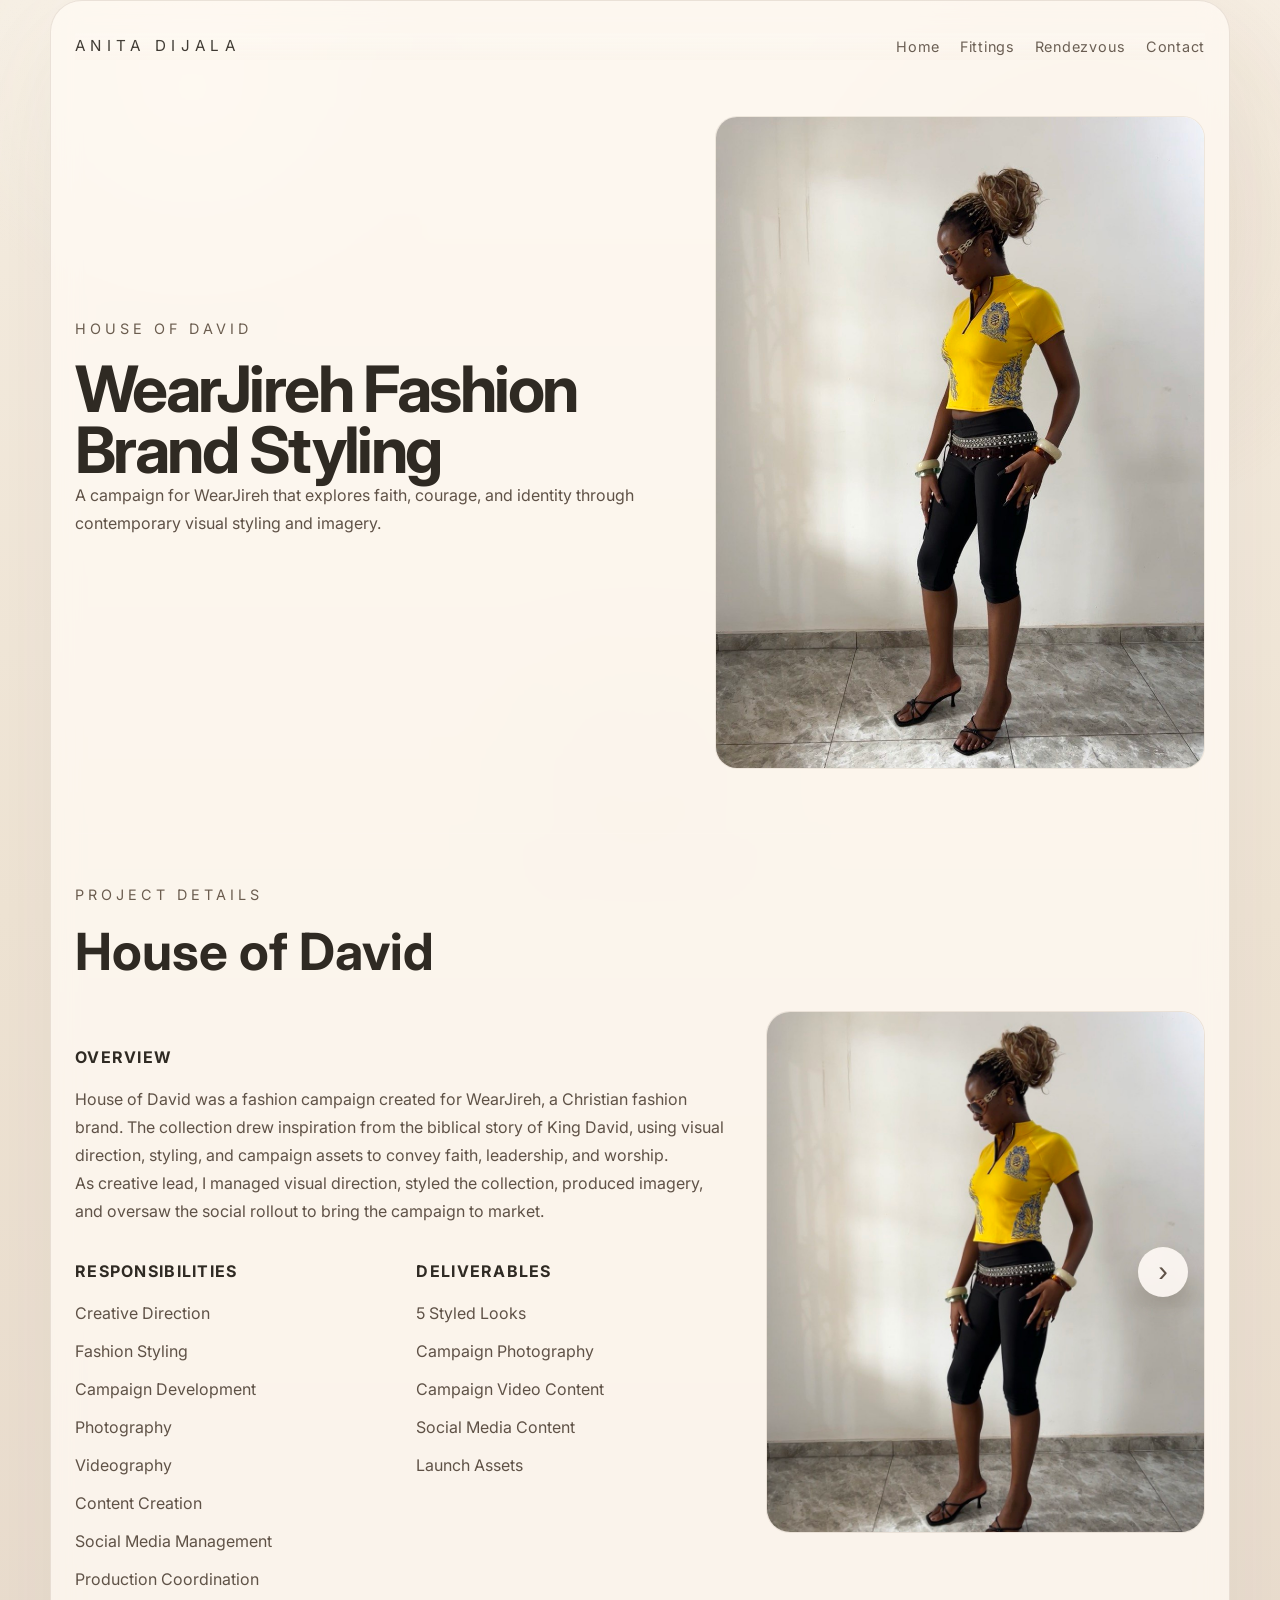
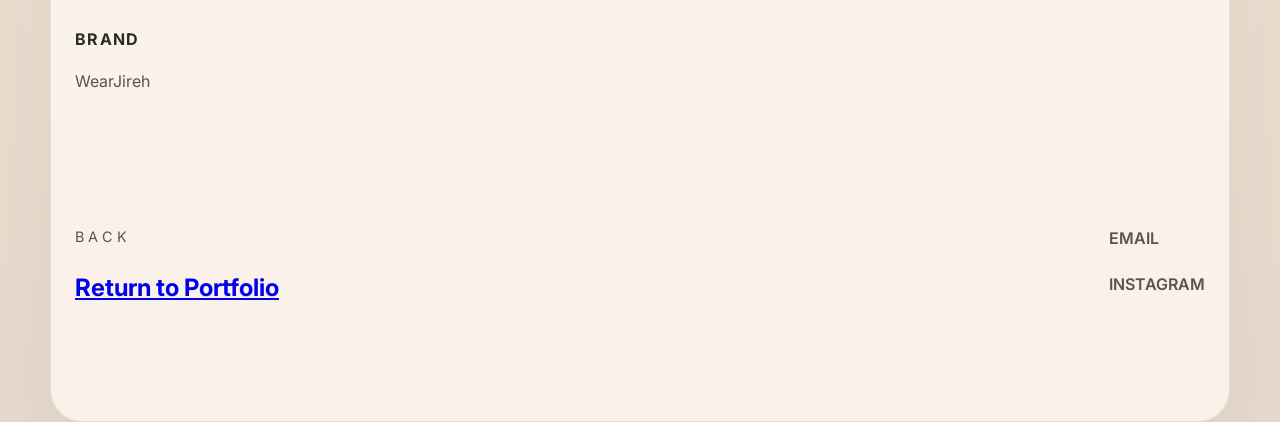
<file: house-of-david.html>
<!DOCTYPE html>
<html lang="en">
<head>
  <meta charset="UTF-8" />
  <meta name="viewport" content="width=device-width, initial-scale=1.0" />
  <title>House of David | Anita Dijala</title>
  <link rel="preconnect" href="https://fonts.googleapis.com" />
  <link rel="preconnect" href="https://fonts.gstatic.com" crossorigin />
  <link href="https://fonts.googleapis.com/css2?family=Inter:wght@400;500;600;700;800;900&display=swap" rel="stylesheet" />
  <link rel="stylesheet" href="styles.css" />
</head>
<body>
  <div class="page-shell">
    <header class="site-header">
      <div class="brand">ANITA DIJALA</div>
      <nav class="site-nav">
        <a href="index.html">Home</a>
        <a href="fittings.html">Fittings</a>
        <a href="rendezvous.html">Rendezvous</a>
        <a href="#contact">Contact</a>
      </nav>
    </header>

    <main>
      <section class="hero-section" id="home">
        <div class="hero-copy">
          <p class="eyebrow">House of David</p>
          <h1>WearJireh Fashion Brand Styling</h1>
          <p class="hero-text">A campaign for WearJireh that explores faith, courage, and identity through contemporary visual styling and imagery.</p>
        </div>
        <div class="hero-visual">
          <div class="visual-card">
            <img src="Jireh/photo_1_2026-06-07_15-38-09.jpg" alt="House of David preview" />
          </div>
        </div>
      </section>

      <section class="section-block" id="details">
        <div class="section-heading">
          <p class="eyebrow">Project Details</p>
          <h2>House of David</h2>
        </div>
        <div class="project-grid">
          <div class="project-copy">
            <div class="project-block">
              <h4>Overview</h4>
              <p>House of David was a fashion campaign created for WearJireh, a Christian fashion brand. The collection drew inspiration from the biblical story of King David, using visual direction, styling, and campaign assets to convey faith, leadership, and worship.</p>
              <p>As creative lead, I managed visual direction, styled the collection, produced imagery, and oversaw the social rollout to bring the campaign to market.</p>
            </div>
            <div class="project-block two-column">
              <div>
                <h4>Responsibilities</h4>
                <ul>
                  <li>Creative Direction</li>
                  <li>Fashion Styling</li>
                  <li>Campaign Development</li>
                  <li>Photography</li>
                  <li>Videography</li>
                  <li>Content Creation</li>
                  <li>Social Media Management</li>
                  <li>Production Coordination</li>
                </ul>
              </div>
              <div>
                <h4>Deliverables</h4>
                <ul>
                  <li>5 Styled Looks</li>
                  <li>Campaign Photography</li>
                  <li>Campaign Video Content</li>
                  <li>Social Media Content</li>
                  <li>Launch Assets</li>
                </ul>
              </div>
            </div>
            <div class="project-block">
              <h4>Brand</h4>
              <p>WearJireh</p>
            </div>
          </div>
          <div class="project-visuals">
            <div class="slideshow" id="slideshow-jireh">
              <button class="slide-btn prev" data-target="jireh">‹</button>
              <div class="slides" id="slides-jireh"></div>
              <button class="slide-btn next" data-target="jireh">›</button>
            </div>
          </div>
        </div>
      </section>
    </main>

    <footer class="site-footer" id="contact">
      <div>
        <p class="eyebrow">Back</p>
        <h2><a href="index.html">Return to Portfolio</a></h2>
      </div>
      <div class="footer-links">
        <a href="mailto:hello@example.com">EMAIL</a>
        <a href="https://www.instagram.com" target="_blank" rel="noreferrer">INSTAGRAM</a>
      </div>
    </footer>
  </div>
  <script>
    const images = [
      'photo_1_2026-06-07_15-38-09.jpg',
      'photo_2_2026-06-07_15-38-09.jpg',
      'photo_3_2026-06-07_15-38-09.jpg',
      'photo_4_2026-06-07_15-38-09.jpg',
      'photo_5_2026-06-07_15-38-09.jpg',
      'photo_6_2026-06-07_15-38-09.jpg',
      'photo_7_2026-06-07_15-38-09.jpg',
      'photo_8_2026-06-07_15-38-09.jpg',
      'photo_9_2026-06-07_15-38-09.jpg',
      'photo_10_2026-06-07_15-38-09.jpg',
      'photo_11_2026-06-07_15-38-09.jpg',
      'photo_12_2026-06-07_15-38-09.jpg',
      'photo_13_2026-06-07_15-38-09.jpg',
      'photo_14_2026-06-07_15-38-09.jpg',
      'photo_15_2026-06-07_15-38-09.jpg',
      'photo_16_2026-06-07_15-38-09.jpg',
      'photo_17_2026-06-07_15-38-09.jpg'
    ];

    let slideIndex = 0;
    let slideTimer;

    function buildSlideshow() {
      const container = document.getElementById('slides-jireh');
      images.forEach((filename, index) => {
        const slide = document.createElement('div');
        slide.className = 'slide-item';
        if (index === 0) slide.classList.add('active');
        const img = document.createElement('img');
        img.src = `Jireh/${encodeURIComponent(filename)}`;
        img.alt = `House of David image ${index + 1}`;
        img.loading = 'lazy';
        slide.appendChild(img);
        container.appendChild(slide);
      });
    }

    function changeSlide(direction) {
      const slides = document.querySelectorAll('#slides-jireh .slide-item');
      slides[slideIndex].classList.remove('active');
      slideIndex = (slideIndex + direction + slides.length) % slides.length;
      slides[slideIndex].classList.add('active');
    }

    function startAuto() {
      slideTimer = setInterval(() => changeSlide(1), 5200);
    }

    function pauseAuto() {
      clearInterval(slideTimer);
    }

    document.querySelectorAll('.slide-btn').forEach(button => {
      button.addEventListener('click', () => {
        changeSlide(button.classList.contains('next') ? 1 : -1);
      });
    });

    const slideshow = document.getElementById('slideshow-jireh');
    slideshow.addEventListener('mouseenter', pauseAuto);
    slideshow.addEventListener('mouseleave', startAuto);

    buildSlideshow();
    startAuto();
  </script>
</body>
</html>
</file>
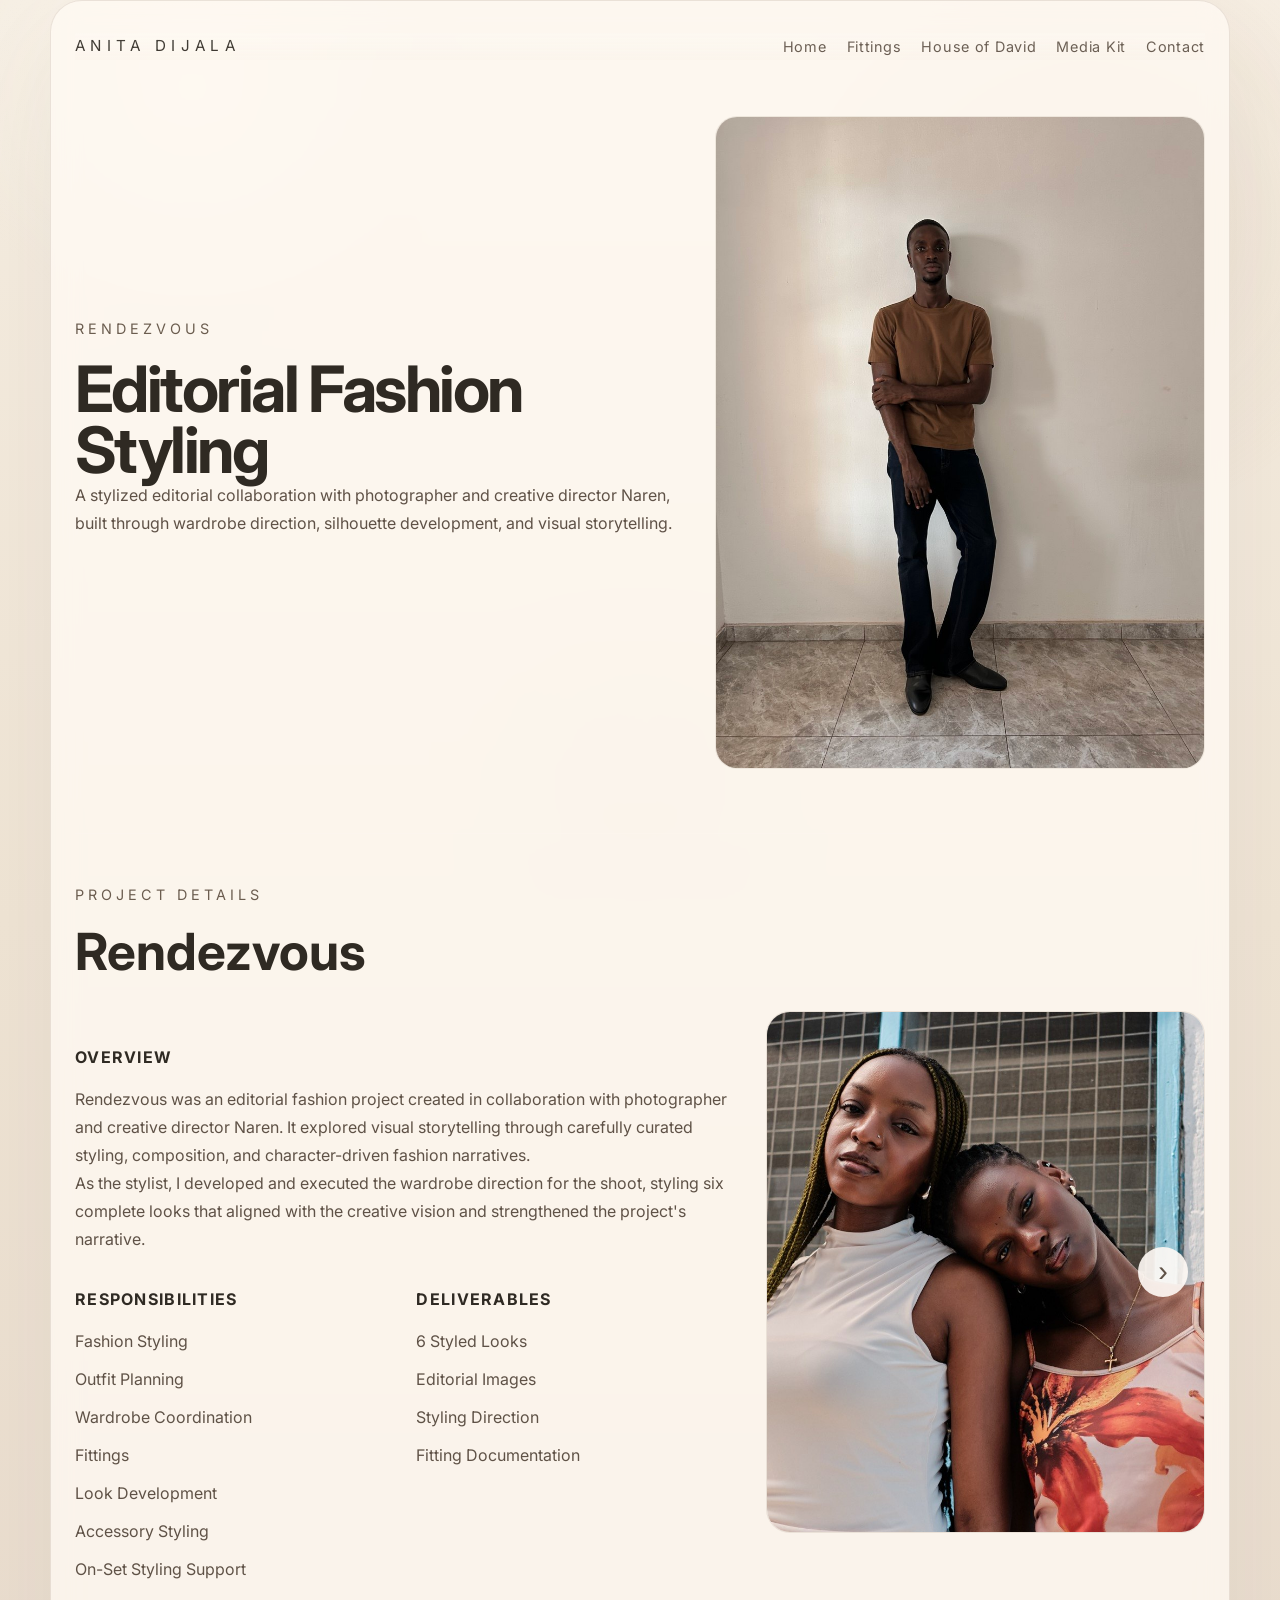
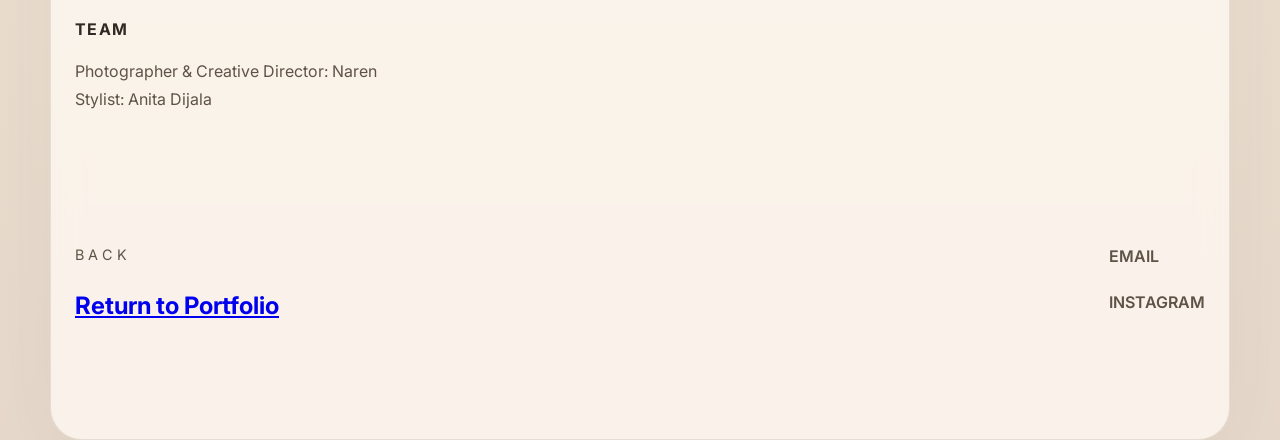
<file: rendezvous.html>
<!DOCTYPE html>
<html lang="en">
<head>
  <meta charset="UTF-8" />
  <meta name="viewport" content="width=device-width, initial-scale=1.0" />
  <title>Rendezvous | Anita Dijala</title>
  <link rel="preconnect" href="https://fonts.googleapis.com" />
  <link rel="preconnect" href="https://fonts.gstatic.com" crossorigin />
  <link href="https://fonts.googleapis.com/css2?family=Inter:wght@400;500;600;700;800;900&display=swap" rel="stylesheet" />
  <link rel="stylesheet" href="styles.css" />
</head>
<body>
  <div class="page-shell">
    <header class="site-header">
      <div class="brand">ANITA DIJALA</div>
      <nav class="site-nav">
        <a href="index.html">Home</a>
        <a href="fittings.html">Fittings</a>
        <a href="house-of-david.html">House of David</a>
        <a href="media-kit.html">Media Kit</a>
        <a href="#contact">Contact</a>
      </nav>
    </header>

    <main>
      <section class="hero-section" id="home">
        <div class="hero-copy">
          <p class="eyebrow">Rendezvous</p>
          <h1>Editorial Fashion Styling</h1>
          <p class="hero-text">A stylized editorial collaboration with photographer and creative director Naren, built through wardrobe direction, silhouette development, and visual storytelling.</p>
        </div>
        <div class="hero-visual">
          <div class="visual-card">
            <img src="Rendezvous/Look%201.jpg" alt="Rendezvous preview" />
          </div>
        </div>
      </section>

      <section class="section-block" id="details">
        <div class="section-heading">
          <p class="eyebrow">Project Details</p>
          <h2>Rendezvous</h2>
        </div>
        <div class="project-grid">
          <div class="project-copy">
            <div class="project-block">
              <h4>Overview</h4>
              <p>Rendezvous was an editorial fashion project created in collaboration with photographer and creative director Naren. It explored visual storytelling through carefully curated styling, composition, and character-driven fashion narratives.</p>
              <p>As the stylist, I developed and executed the wardrobe direction for the shoot, styling six complete looks that aligned with the creative vision and strengthened the project's narrative.</p>
            </div>
            <div class="project-block two-column">
              <div>
                <h4>Responsibilities</h4>
                <ul>
                  <li>Fashion Styling</li>
                  <li>Outfit Planning</li>
                  <li>Wardrobe Coordination</li>
                  <li>Fittings</li>
                  <li>Look Development</li>
                  <li>Accessory Styling</li>
                  <li>On-Set Styling Support</li>
                </ul>
              </div>
              <div>
                <h4>Deliverables</h4>
                <ul>
                  <li>6 Styled Looks</li>
                  <li>Editorial Images</li>
                  <li>Styling Direction</li>
                  <li>Fitting Documentation</li>
                </ul>
              </div>
            </div>
            <div class="project-block">
              <h4>Team</h4>
              <p>Photographer & Creative Director: Naren</p>
              <p>Stylist: Anita Dijala</p>
            </div>
          </div>
          <div class="project-visuals">
            <div class="slideshow" id="slideshow-rendezvous">
              <button class="slide-btn prev" data-target="rendezvous">‹</button>
              <div class="slides" id="slides-rendezvous"></div>
              <button class="slide-btn next" data-target="rendezvous">›</button>
            </div>
          </div>
        </div>
      </section>
    </main>

    <footer class="site-footer" id="contact">
      <div>
        <p class="eyebrow">Back</p>
        <h2><a href="index.html">Return to Portfolio</a></h2>
      </div>
      <div class="footer-links">
        <a href="mailto:hello@example.com">EMAIL</a>
        <a href="https://www.instagram.com" target="_blank" rel="noreferrer">INSTAGRAM</a>
      </div>
    </footer>
  </div>
  <script>
    const images = [
      'Group 1.jpg',
      'Group 2.jpg',
      'Group look.jpg',
      'Look 1.jpg',
      'Look 2.jpg',
      'Look 3.jpg',
      'Look 4.jpg',
      'Look 5.jpg',
      'Look 6.jpg'
    ];

    let slideIndex = 0;
    let slideTimer;

    function buildSlideshow() {
      const container = document.getElementById('slides-rendezvous');
      images.forEach((filename, index) => {
        const slide = document.createElement('div');
        slide.className = 'slide-item';
        if (index === 0) slide.classList.add('active');
        const img = document.createElement('img');
        img.src = `Rendezvous/${encodeURIComponent(filename)}`;
        img.alt = `Rendezvous image ${index + 1}`;
        img.loading = 'lazy';
        slide.appendChild(img);
        container.appendChild(slide);
      });
    }

    function changeSlide(direction) {
      const slides = document.querySelectorAll('#slides-rendezvous .slide-item');
      slides[slideIndex].classList.remove('active');
      slideIndex = (slideIndex + direction + slides.length) % slides.length;
      slides[slideIndex].classList.add('active');
    }

    function startAuto() {
      slideTimer = setInterval(() => changeSlide(1), 5200);
    }

    function pauseAuto() {
      clearInterval(slideTimer);
    }

    document.querySelectorAll('.slide-btn').forEach(button => {
      button.addEventListener('click', () => {
        changeSlide(button.classList.contains('next') ? 1 : -1);
      });
    });

    const slideshow = document.getElementById('slideshow-rendezvous');
    slideshow.addEventListener('mouseenter', pauseAuto);
    slideshow.addEventListener('mouseleave', startAuto);

    buildSlideshow();
    startAuto();
  </script>
</body>
</html>
</file>
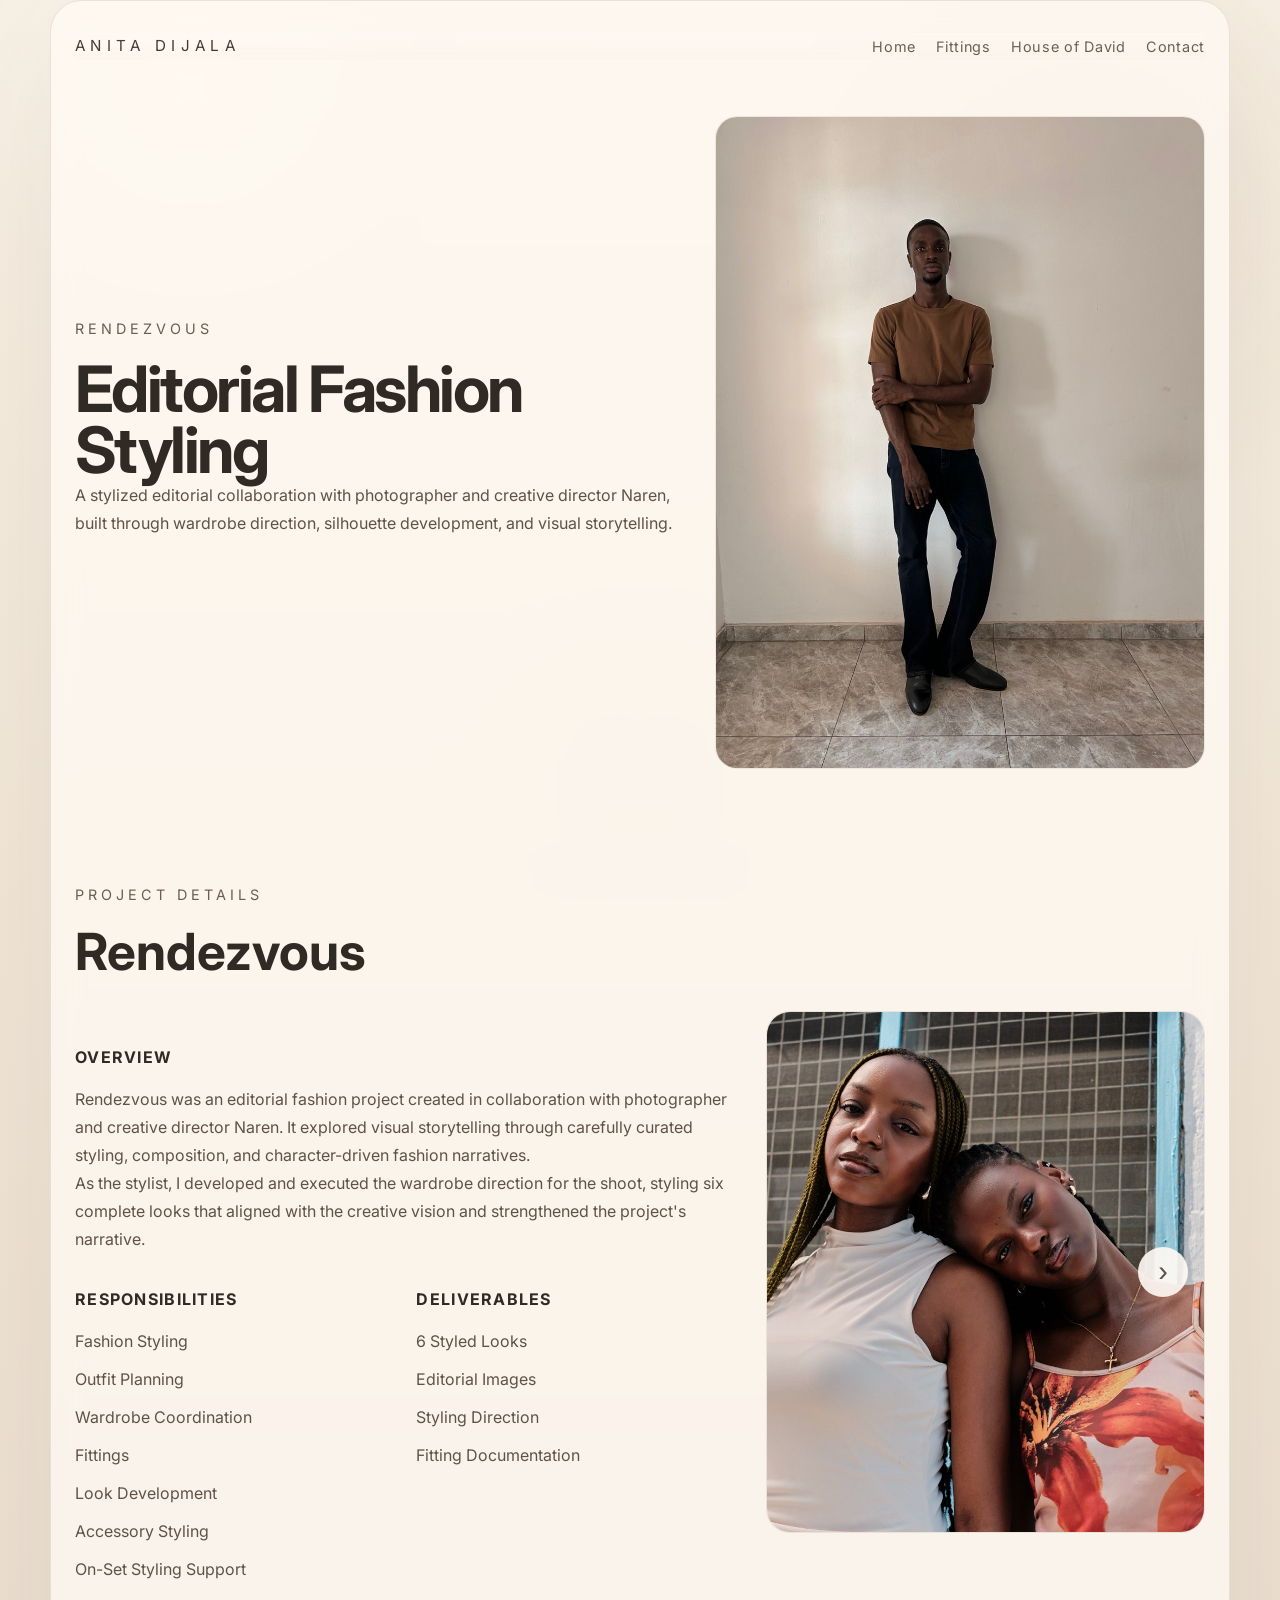
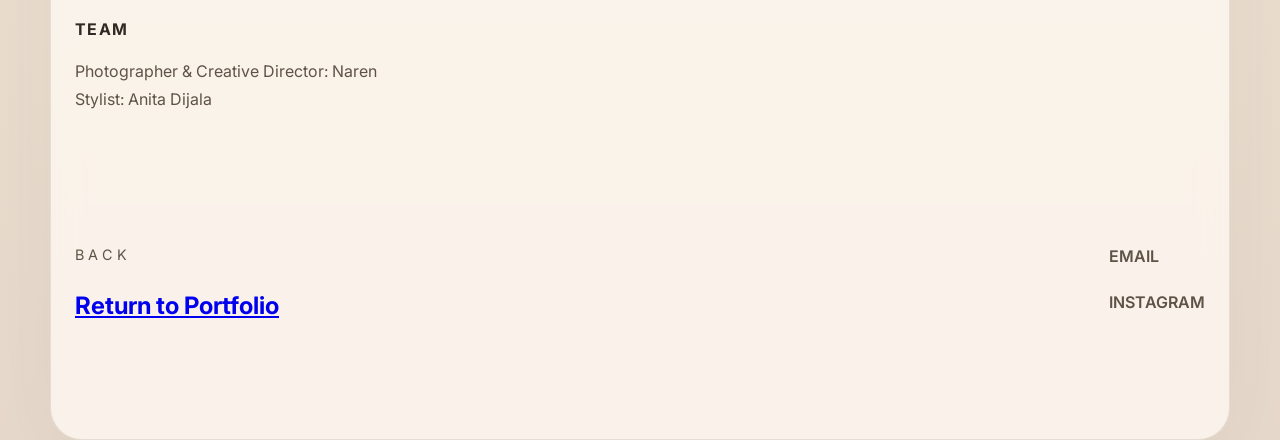
<file: Anita/rendezvous.html>
<!DOCTYPE html>
<html lang="en">
<head>
  <meta charset="UTF-8" />
  <meta name="viewport" content="width=device-width, initial-scale=1.0" />
  <title>Rendezvous | Anita Dijala</title>
  <link rel="preconnect" href="https://fonts.googleapis.com" />
  <link rel="preconnect" href="https://fonts.gstatic.com" crossorigin />
  <link href="https://fonts.googleapis.com/css2?family=Inter:wght@400;500;600;700;800;900&display=swap" rel="stylesheet" />
  <link rel="stylesheet" href="styles.css" />
</head>
<body>
  <div class="page-shell">
    <header class="site-header">
      <div class="brand">ANITA DIJALA</div>
      <nav class="site-nav">
        <a href="index.html">Home</a>
        <a href="fittings.html">Fittings</a>
        <a href="house-of-david.html">House of David</a>
        <a href="#contact">Contact</a>
      </nav>
    </header>

    <main>
      <section class="hero-section" id="home">
        <div class="hero-copy">
          <p class="eyebrow">Rendezvous</p>
          <h1>Editorial Fashion Styling</h1>
          <p class="hero-text">A stylized editorial collaboration with photographer and creative director Naren, built through wardrobe direction, silhouette development, and visual storytelling.</p>
        </div>
        <div class="hero-visual">
          <div class="visual-card">
            <img src="Rendezvous/Look%201.jpg" alt="Rendezvous preview" />
          </div>
        </div>
      </section>

      <section class="section-block" id="details">
        <div class="section-heading">
          <p class="eyebrow">Project Details</p>
          <h2>Rendezvous</h2>
        </div>
        <div class="project-grid">
          <div class="project-copy">
            <div class="project-block">
              <h4>Overview</h4>
              <p>Rendezvous was an editorial fashion project created in collaboration with photographer and creative director Naren. It explored visual storytelling through carefully curated styling, composition, and character-driven fashion narratives.</p>
              <p>As the stylist, I developed and executed the wardrobe direction for the shoot, styling six complete looks that aligned with the creative vision and strengthened the project's narrative.</p>
            </div>
            <div class="project-block two-column">
              <div>
                <h4>Responsibilities</h4>
                <ul>
                  <li>Fashion Styling</li>
                  <li>Outfit Planning</li>
                  <li>Wardrobe Coordination</li>
                  <li>Fittings</li>
                  <li>Look Development</li>
                  <li>Accessory Styling</li>
                  <li>On-Set Styling Support</li>
                </ul>
              </div>
              <div>
                <h4>Deliverables</h4>
                <ul>
                  <li>6 Styled Looks</li>
                  <li>Editorial Images</li>
                  <li>Styling Direction</li>
                  <li>Fitting Documentation</li>
                </ul>
              </div>
            </div>
            <div class="project-block">
              <h4>Team</h4>
              <p>Photographer & Creative Director: Naren</p>
              <p>Stylist: Anita Dijala</p>
            </div>
          </div>
          <div class="project-visuals">
            <div class="slideshow" id="slideshow-rendezvous">
              <button class="slide-btn prev" data-target="rendezvous">‹</button>
              <div class="slides" id="slides-rendezvous"></div>
              <button class="slide-btn next" data-target="rendezvous">›</button>
            </div>
          </div>
        </div>
      </section>
    </main>

    <footer class="site-footer" id="contact">
      <div>
        <p class="eyebrow">Back</p>
        <h2><a href="index.html">Return to Portfolio</a></h2>
      </div>
      <div class="footer-links">
        <a href="mailto:hello@example.com">EMAIL</a>
        <a href="https://www.instagram.com" target="_blank" rel="noreferrer">INSTAGRAM</a>
      </div>
    </footer>
  </div>
  <script>
    const images = [
      'Group 1.jpg',
      'Group 2.jpg',
      'Group look.jpg',
      'Look 1.jpg',
      'Look 2.jpg',
      'Look 3.jpg',
      'Look 4.jpg',
      'Look 5.jpg',
      'Look 6.jpg'
    ];

    let slideIndex = 0;
    let slideTimer;

    function buildSlideshow() {
      const container = document.getElementById('slides-rendezvous');
      images.forEach((filename, index) => {
        const slide = document.createElement('div');
        slide.className = 'slide-item';
        if (index === 0) slide.classList.add('active');
        const img = document.createElement('img');
        img.src = `Rendezvous/${encodeURIComponent(filename)}`;
        img.alt = `Rendezvous image ${index + 1}`;
        img.loading = 'lazy';
        slide.appendChild(img);
        container.appendChild(slide);
      });
    }

    function changeSlide(direction) {
      const slides = document.querySelectorAll('#slides-rendezvous .slide-item');
      slides[slideIndex].classList.remove('active');
      slideIndex = (slideIndex + direction + slides.length) % slides.length;
      slides[slideIndex].classList.add('active');
    }

    function startAuto() {
      slideTimer = setInterval(() => changeSlide(1), 5200);
    }

    function pauseAuto() {
      clearInterval(slideTimer);
    }

    document.querySelectorAll('.slide-btn').forEach(button => {
      button.addEventListener('click', () => {
        changeSlide(button.classList.contains('next') ? 1 : -1);
      });
    });

    const slideshow = document.getElementById('slideshow-rendezvous');
    slideshow.addEventListener('mouseenter', pauseAuto);
    slideshow.addEventListener('mouseleave', startAuto);

    buildSlideshow();
    startAuto();
  </script>
</body>
</html>
</file>
<file: styles.css>
:root {
  color-scheme: light;
  color: #2f2a23;
  background: linear-gradient(180deg, #f7efe4 0%, #f0e5d6 50%, #e9ddcf 100%);
  font-family: 'Inter', sans-serif;
  font-weight: 400;
  line-height: 1.75;
  font-size: 16px;
}

* {
  box-sizing: border-box;
}

html {
  scroll-behavior: smooth;
}

body {
  margin: 0;
  min-height: 100vh;
  position: relative;
  background: linear-gradient(180deg, #f7efe4 0%, #f0e5d6 45%, #e8dacd 100%);
  overflow-x: hidden;
}

body::before {
  content: '';
  position: fixed;
  inset: 0;
  background: radial-gradient(circle at 15% 10%, rgba(255, 255, 245, 0.45), transparent 18%),
              radial-gradient(circle at 85% 25%, rgba(214, 190, 163, 0.24), transparent 24%),
              radial-gradient(circle at 50% 85%, rgba(231, 215, 197, 0.20), transparent 18%);
  pointer-events: none;
  opacity: 0.95;
  animation: moveBackground 20s ease infinite alternate;
}

@keyframes moveBackground {
  from { transform: translate3d(0, 0, 0); }
  to { transform: translate3d(14px, -10px, 0); }
}

.page-shell {
  max-width: 1180px;
  margin: 0 auto;
  padding: 32px 24px 48px;
  background: rgba(255, 250, 243, 0.75);
  border: 1px solid rgba(128, 108, 90, 0.16);
  box-shadow: 0 40px 120px rgba(79, 59, 41, 0.08);
  backdrop-filter: blur(14px);
  border-radius: 32px;
}

.site-header {
  position: relative;
  display: flex;
  justify-content: space-between;
  align-items: center;
  gap: 24px;
  margin-bottom: 56px;
}

.site-header::before {
  content: '';
  position: absolute;
  inset: 0;
  pointer-events: none;
  background: linear-gradient(180deg, rgba(255,255,255,0.12), rgba(224, 208, 188, 0.05));
}

.brand {
  font-size: 0.95rem;
  letter-spacing: 0.35em;
  text-transform: uppercase;
}

.site-nav {
  display: flex;
  gap: 20px;
  flex-wrap: wrap;
}

.site-nav a {
  color: #5f5247;
  text-decoration: none;
  font-size: 0.9rem;
  letter-spacing: 0.05em;
}

.hero-section {
  display: grid;
  grid-template-columns: minmax(0, 1.1fr) minmax(280px, 0.9fr);
  gap: 40px;
  align-items: center;
  margin-bottom: 64px;
}

.hero-copy h1 {
  margin: 0;
  font-size: clamp(3rem, 5vw, 5rem);
  line-height: 0.95;
  letter-spacing: -0.04em;
}

.eyebrow {
  margin: 0 0 18px;
  color: #6b5d4f;
  font-size: 0.9rem;
  text-transform: uppercase;
  letter-spacing: 0.28em;
}

.hero-text {
  max-width: 680px;
  margin: 0 0 32px;
  color: #5f5247;
}

.hero-links {
  display: flex;
  gap: 16px;
  flex-wrap: wrap;
}

.button {
  display: inline-flex;
  align-items: center;
  justify-content: center;
  padding: 14px 24px;
  border: 1px solid rgba(118, 92, 68, 0.3);
  color: #2f2a23;
  text-decoration: none;
  font-weight: 600;
  letter-spacing: 0.05em;
  transition: background 0.25s ease, color 0.25s ease, transform 0.25s ease;
}

.project-link {
  display: block;
  color: inherit;
  text-decoration: none;
}

.project-link:hover .work-card {
  transform: translateY(-4px);
}

.button:hover,
.button:focus-visible {
  background: #e4d5c4;
  color: #2f2a23;
  transform: translateY(-2px);
}

.button-secondary {
  background: rgba(229, 209, 189, 0.25);
  color: #2f2a23;
}

.work-card,
.visual-card {
  transition: transform 0.35s ease, border-color 0.35s ease, background 0.35s ease, box-shadow 0.35s ease;
}

.work-card:hover,
.visual-card:hover {
  transform: translateY(-6px);
  border-color: rgba(139, 115, 88, 0.32);
  box-shadow: 0 24px 60px rgba(69, 49, 28, 0.12);
}

.site-nav a:hover,
.footer-links a:hover {
  color: #2f2a23;
  text-decoration: underline;
}

.hero-copy,
.site-header,
.section-heading,
.project-copy,
.footer-links {
  animation: fadeInUp 0.85s ease both;
}

@keyframes fadeInUp {
  from {
    opacity: 0;
    transform: translateY(20px);
  }
  to {
    opacity: 1;
    transform: translateY(0);
  }
}

.visual-card {
  min-height: 420px;
  border: 1px solid rgba(139, 115, 88, 0.15);
  background: rgba(255, 251, 245, 0.82);
  display: grid;
  place-items: center;
  overflow: hidden;
  border-radius: 22px;
  color: #5f5247;
  text-transform: uppercase;
  letter-spacing: 0.12em;
  font-size: 0.85rem;
  transition: transform 0.35s ease, border-color 0.35s ease, box-shadow 0.35s ease;
}

.visual-card img {
  width: 100%;
  height: 100%;
  object-fit: cover;
  display: block;
}

.section-block,
.project-section,
.site-footer {
  padding: 48px 0;
  border-top: 1px solid rgba(255, 255, 255, 0.08);
}

.section-heading,
.footer-content {
  max-width: 820px;
  margin-bottom: 32px;
}

.section-heading h2,
.footer-content h2 {
  margin: 0;
  font-size: clamp(2.1rem, 4vw, 3.4rem);
  line-height: 1.05;
}

.section-copy,
.project-copy p {
  color: #5f5247;
  margin: 0 0 22px;
}

.work-grid {
  display: grid;
  grid-template-columns: repeat(3, minmax(0, 1fr));
  gap: 24px;
}

.work-card {
  padding: 28px;
  border: 1px solid rgba(139, 115, 88, 0.16);
  background: rgba(255, 250, 245, 0.9);
}

.work-card h3 {
  margin: 0 0 12px;
  font-size: 1.4rem;
}

.work-card p,
.work-card span {
  color: #6b5d4f;
  display: block;
  margin-top: 12px;
}

.project-grid {
  display: grid;
  grid-template-columns: 1.2fr 0.8fr;
  gap: 32px;
  align-items: start;
}

.project-intro {
  margin-top: 0;
  color: #5f5247;
}

.project-block {
  margin: 32px 0;
}

.project-block h4 {
  margin: 0 0 14px;
  font-size: 1rem;
  letter-spacing: 0.08em;
  text-transform: uppercase;
}

.project-block p,
.project-block ul {
  margin: 0;
  color: #5f5247;
}

.project-block ul {
  list-style: none;
  padding: 0;
  display: grid;
  gap: 10px;
}

.project-block.two-column {
  display: grid;
  grid-template-columns: repeat(2, minmax(0, 1fr));
  gap: 24px;
}

.asset-list li::before {
  content: '•';
  margin-right: 10px;
  color: #6b5d4f;
}

.project-visuals {
  display: grid;
  gap: 18px;
}

.slideshow {
  position: relative;
  min-height: 520px;
  border-radius: 24px;
  overflow: hidden;
  border: 1px solid rgba(139, 115, 88, 0.18);
  background: rgba(255, 250, 245, 0.95);
}

.slides {
  position: relative;
  min-height: 520px;
}

.slide-item {
  position: absolute;
  inset: 0;
  opacity: 0;
  visibility: hidden;
  transition: opacity 0.45s ease, visibility 0.45s ease;
}

.slide-item.active {
  opacity: 1;
  visibility: visible;
}

.slide-item img {
  width: 100%;
  height: 100%;
  object-fit: cover;
  display: block;
}

.slide-btn {
  position: absolute;
  top: 50%;
  transform: translateY(-50%);
  width: 50px;
  height: 50px;
  border: none;
  border-radius: 50%;
  background: rgba(255, 250, 245, 0.9);
  color: #5f5247;
  font-size: 1.8rem;
  cursor: pointer;
  display: grid;
  place-items: center;
  box-shadow: 0 10px 24px rgba(79, 59, 41, 0.14);
  transition: transform 0.3s ease, background 0.3s ease;
}

.slide-btn:hover {
  transform: translateY(-50%) scale(1.05);
  background: rgba(218, 190, 156, 0.95);
}

.slide-btn.prev {
  left: 16px;
}

.slide-btn.next {
  right: 16px;
}

.project-visuals .tall {
  min-height: 320px;
}

.visual-row {
  display: grid;
  grid-template-columns: 1fr 1fr;
  gap: 24px;
}

.site-footer {
  display: flex;
  justify-content: space-between;
  align-items: flex-start;
  gap: 24px;
}

.footer-left {
  flex: 1 1 640px;
}

.footer-right {
  flex: 0 0 260px;
  color: #5f5247;
}

.contact-links {
  margin-top: 20px;
  display: flex;
  flex-direction: column;
  gap: 12px;
}

.contact-item {
  display: inline-flex;
  align-items: center;
  gap: 12px;
  text-decoration: none;
  color: #5f5247;
  padding: 10px 14px;
  border-radius: 12px;
  transition: background 0.18s ease, transform 0.12s ease, color 0.12s ease;
  background: rgba(255, 250, 245, 0.6);
  border: 1px solid rgba(139,115,88,0.06);
  width: fit-content;
}

.contact-item svg {
  width: 22px;
  height: 22px;
  flex-shrink: 0;
  fill: currentColor;
  opacity: 0.95;
}

.contact-item:hover {
  background: rgba(226, 201, 165, 0.14);
  color: #2f2a23;
  transform: translateY(-3px);
}

.site-footer h2 {
  margin: 12px 0 16px;
}

.site-footer p {
  color: #5f5247;
  max-width: 520px;
}

.footer-links {
  display: flex;
  flex-direction: column;
  gap: 18px;
}

.footer-links a {
  color: #5f5247;
  text-decoration: none;
  font-weight: 600;
}

@media (max-width: 960px) {
  .hero-section,
  .project-grid,
  .visual-row,
  .work-grid,
  .site-footer {
    grid-template-columns: 1fr;
  }
  .hero-section {
    gap: 28px;
  }
  .site-header {
    flex-direction: column;
    align-items: flex-start;
  }
}

@media (max-width: 640px) {
  .page-shell {
    padding: 24px 18px 32px;
  }
  .hero-copy h1 {
    font-size: 2.6rem;
  }
  .button {
    width: 100%;
  }
}

/* --- MEDIA KIT STYLES --- */
.content-grid {
  display: grid;
  grid-template-columns: repeat(auto-fit, minmax(250px, 1fr));
  gap: 32px;
  margin-top: 32px;
}

.content-column h4 {
  margin: 0 0 16px;
  font-size: 0.95rem;
  text-transform: uppercase;
  letter-spacing: 0.08em;
  color: #6b5d4f;
  text-align: center;
}

.phone-mockup {
  aspect-ratio: 9/16;
  border-radius: 24px;
  margin-bottom: 20px;
}

/* Floating Profile Circle */
.profile-circle {
  border-radius: 50%;
  aspect-ratio: 1 / 1;
  width: 100%;
  max-width: 420px;
  margin: 0 auto;
  animation: floatProfile 5s ease-in-out infinite;
}

/* Overriding the default hover transform for the profile circle so it doesn't interrupt the float */
.profile-circle:hover {
  transform: none; 
}

@keyframes floatProfile {
  0% { transform: translateY(0px); }
  50% { 
    transform: translateY(-20px); 
    box-shadow: 0 35px 65px rgba(79, 59, 41, 0.15); 
  }
  100% { transform: translateY(0px); }
}

/* Brand Logos Container */
.brands-container {
  display: flex;
  flex-wrap: wrap;
  gap: 32px 56px;
  justify-content: center;
  align-items: center;
  padding: 48px;
  background: rgba(255, 250, 245, 0.6);
  border: 1px solid rgba(139, 115, 88, 0.16);
  border-radius: 24px;
}

/* Aesthetic Brand Logos */
.brand-logo {
  max-height: 45px;
  max-width: 160px;
  object-fit: contain;
  filter: grayscale(100%) opacity(0.65);
  transition: filter 0.4s ease, transform 0.4s ease;
}

.brand-logo:hover {
  filter: grayscale(0%) opacity(1);
  transform: scale(1.08);
}

/* Aesthetic Return Link */
.return-link {
  display: inline-flex;
  align-items: center;
  gap: 12px;
  font-size: 1.3rem;
  font-weight: 600;
  color: #2f2a23;
  text-decoration: none;
  padding-bottom: 4px;
  transition: gap 0.3s ease, color 0.3s ease;
  border-bottom: 2px solid transparent;
}

.return-link svg {
  transition: transform 0.3s ease;
}

.return-link:hover {
  color: #5f5247;
  gap: 20px; /* Pushes the arrow out nicely on hover */
  border-bottom: 2px solid rgba(139, 115, 88, 0.3);
}
</file>
<file: Anita/styles.css>
:root {
  color-scheme: light;
  color: #2f2a23;
  background: linear-gradient(180deg, #f7efe4 0%, #f0e5d6 50%, #e9ddcf 100%);
  font-family: 'Inter', sans-serif;
  font-weight: 400;
  line-height: 1.75;
  font-size: 16px;
}

* {
  box-sizing: border-box;
}

html {
  scroll-behavior: smooth;
}

body {
  margin: 0;
  min-height: 100vh;
  position: relative;
  background: linear-gradient(180deg, #f7efe4 0%, #f0e5d6 45%, #e8dacd 100%);
  overflow-x: hidden;
}

body::before {
  content: '';
  position: fixed;
  inset: 0;
  background: radial-gradient(circle at 15% 10%, rgba(255, 255, 245, 0.45), transparent 18%),
              radial-gradient(circle at 85% 25%, rgba(214, 190, 163, 0.24), transparent 24%),
              radial-gradient(circle at 50% 85%, rgba(231, 215, 197, 0.20), transparent 18%);
  pointer-events: none;
  opacity: 0.95;
  animation: moveBackground 20s ease infinite alternate;
}

@keyframes moveBackground {
  from { transform: translate3d(0, 0, 0); }
  to { transform: translate3d(14px, -10px, 0); }
}

.page-shell {
  max-width: 1180px;
  margin: 0 auto;
  padding: 32px 24px 48px;
  background: rgba(255, 250, 243, 0.75);
  border: 1px solid rgba(128, 108, 90, 0.16);
  box-shadow: 0 40px 120px rgba(79, 59, 41, 0.08);
  backdrop-filter: blur(14px);
  border-radius: 32px;
}

.site-header {
  position: relative;
  display: flex;
  justify-content: space-between;
  align-items: center;
  gap: 24px;
  margin-bottom: 56px;
}

.site-header::before {
  content: '';
  position: absolute;
  inset: 0;
  pointer-events: none;
  background: linear-gradient(180deg, rgba(255,255,255,0.12), rgba(224, 208, 188, 0.05));
}

.brand {
  font-size: 0.95rem;
  letter-spacing: 0.35em;
  text-transform: uppercase;
}

.site-nav {
  display: flex;
  gap: 20px;
  flex-wrap: wrap;
}

.site-nav a {
  color: #5f5247;
  text-decoration: none;
  font-size: 0.9rem;
  letter-spacing: 0.05em;
}

.hero-section {
  display: grid;
  grid-template-columns: minmax(0, 1.1fr) minmax(280px, 0.9fr);
  gap: 40px;
  align-items: center;
  margin-bottom: 64px;
}

.hero-copy h1 {
  margin: 0;
  font-size: clamp(3rem, 5vw, 5rem);
  line-height: 0.95;
  letter-spacing: -0.04em;
}

.eyebrow {
  margin: 0 0 18px;
  color: #6b5d4f;
  font-size: 0.9rem;
  text-transform: uppercase;
  letter-spacing: 0.28em;
}

.hero-text {
  max-width: 680px;
  margin: 0 0 32px;
  color: #5f5247;
}

.hero-links {
  display: flex;
  gap: 16px;
  flex-wrap: wrap;
}

.button {
  display: inline-flex;
  align-items: center;
  justify-content: center;
  padding: 14px 24px;
  border: 1px solid rgba(118, 92, 68, 0.3);
  color: #2f2a23;
  text-decoration: none;
  font-weight: 600;
  letter-spacing: 0.05em;
  transition: background 0.25s ease, color 0.25s ease, transform 0.25s ease;
}

.project-link {
  display: block;
  color: inherit;
  text-decoration: none;
}

.project-link:hover .work-card {
  transform: translateY(-4px);
}

.button:hover,
.button:focus-visible {
  background: #e4d5c4;
  color: #2f2a23;
  transform: translateY(-2px);
}

.button-secondary {
  background: rgba(229, 209, 189, 0.25);
  color: #2f2a23;
}

.work-card,
.visual-card {
  transition: transform 0.35s ease, border-color 0.35s ease, background 0.35s ease, box-shadow 0.35s ease;
}

.work-card:hover,
.visual-card:hover {
  transform: translateY(-6px);
  border-color: rgba(139, 115, 88, 0.32);
  box-shadow: 0 24px 60px rgba(69, 49, 28, 0.12);
}

.site-nav a:hover,
.footer-links a:hover {
  color: #2f2a23;
  text-decoration: underline;
}

.hero-copy,
.site-header,
.section-heading,
.project-copy,
.footer-links {
  animation: fadeInUp 0.85s ease both;
}

@keyframes fadeInUp {
  from {
    opacity: 0;
    transform: translateY(20px);
  }
  to {
    opacity: 1;
    transform: translateY(0);
  }
}

.visual-card {
  min-height: 420px;
  border: 1px solid rgba(139, 115, 88, 0.15);
  background: rgba(255, 251, 245, 0.82);
  display: grid;
  place-items: center;
  overflow: hidden;
  border-radius: 22px;
  color: #5f5247;
  text-transform: uppercase;
  letter-spacing: 0.12em;
  font-size: 0.85rem;
  transition: transform 0.35s ease, border-color 0.35s ease, box-shadow 0.35s ease;
}

.visual-card img {
  width: 100%;
  height: 100%;
  object-fit: cover;
  display: block;
}

.section-block,
.project-section,
.site-footer {
  padding: 48px 0;
  border-top: 1px solid rgba(255, 255, 255, 0.08);
}

.section-heading,
.footer-content {
  max-width: 820px;
  margin-bottom: 32px;
}

.section-heading h2,
.footer-content h2 {
  margin: 0;
  font-size: clamp(2.1rem, 4vw, 3.4rem);
  line-height: 1.05;
}

.section-copy,
.project-copy p {
  color: #5f5247;
  margin: 0 0 22px;
}

.work-grid {
  display: grid;
  grid-template-columns: repeat(3, minmax(0, 1fr));
  gap: 24px;
}

.work-card {
  padding: 28px;
  border: 1px solid rgba(139, 115, 88, 0.16);
  background: rgba(255, 250, 245, 0.9);
}

.work-card h3 {
  margin: 0 0 12px;
  font-size: 1.4rem;
}

.work-card p,
.work-card span {
  color: #6b5d4f;
  display: block;
  margin-top: 12px;
}

.project-grid {
  display: grid;
  grid-template-columns: 1.2fr 0.8fr;
  gap: 32px;
  align-items: start;
}

.project-intro {
  margin-top: 0;
  color: #5f5247;
}

.project-block {
  margin: 32px 0;
}

.project-block h4 {
  margin: 0 0 14px;
  font-size: 1rem;
  letter-spacing: 0.08em;
  text-transform: uppercase;
}

.project-block p,
.project-block ul {
  margin: 0;
  color: #5f5247;
}

.project-block ul {
  list-style: none;
  padding: 0;
  display: grid;
  gap: 10px;
}

.project-block.two-column {
  display: grid;
  grid-template-columns: repeat(2, minmax(0, 1fr));
  gap: 24px;
}

.asset-list li::before {
  content: '•';
  margin-right: 10px;
  color: #6b5d4f;
}

.project-visuals {
  display: grid;
  gap: 18px;
}

.slideshow {
  position: relative;
  min-height: 520px;
  border-radius: 24px;
  overflow: hidden;
  border: 1px solid rgba(139, 115, 88, 0.18);
  background: rgba(255, 250, 245, 0.95);
}

.slides {
  position: relative;
  min-height: 520px;
}

.slide-item {
  position: absolute;
  inset: 0;
  opacity: 0;
  visibility: hidden;
  transition: opacity 0.45s ease, visibility 0.45s ease;
}

.slide-item.active {
  opacity: 1;
  visibility: visible;
}

.slide-item img {
  width: 100%;
  height: 100%;
  object-fit: cover;
  display: block;
}

.slide-btn {
  position: absolute;
  top: 50%;
  transform: translateY(-50%);
  width: 50px;
  height: 50px;
  border: none;
  border-radius: 50%;
  background: rgba(255, 250, 245, 0.9);
  color: #5f5247;
  font-size: 1.8rem;
  cursor: pointer;
  display: grid;
  place-items: center;
  box-shadow: 0 10px 24px rgba(79, 59, 41, 0.14);
  transition: transform 0.3s ease, background 0.3s ease;
}

.slide-btn:hover {
  transform: translateY(-50%) scale(1.05);
  background: rgba(218, 190, 156, 0.95);
}

.slide-btn.prev {
  left: 16px;
}

.slide-btn.next {
  right: 16px;
}

.project-visuals .tall {
  min-height: 320px;
}

.visual-row {
  display: grid;
  grid-template-columns: 1fr 1fr;
  gap: 24px;
}

.site-footer {
  display: flex;
  justify-content: space-between;
  align-items: flex-start;
  gap: 24px;
}

.footer-left {
  flex: 1 1 640px;
}

.footer-right {
  flex: 0 0 260px;
  color: #5f5247;
}

.contact-links {
  margin-top: 20px;
  display: flex;
  flex-direction: column;
  gap: 12px;
}

.contact-item {
  display: inline-flex;
  align-items: center;
  gap: 12px;
  text-decoration: none;
  color: #5f5247;
  padding: 10px 14px;
  border-radius: 12px;
  transition: background 0.18s ease, transform 0.12s ease, color 0.12s ease;
  background: rgba(255, 250, 245, 0.6);
  border: 1px solid rgba(139,115,88,0.06);
  width: fit-content;
}

.contact-item svg {
  width: 22px;
  height: 22px;
  flex-shrink: 0;
  fill: currentColor;
  opacity: 0.95;
}

.contact-item:hover {
  background: rgba(226, 201, 165, 0.14);
  color: #2f2a23;
  transform: translateY(-3px);
}

.site-footer h2 {
  margin: 12px 0 16px;
}

.site-footer p {
  color: #5f5247;
  max-width: 520px;
}

.footer-links {
  display: flex;
  flex-direction: column;
  gap: 18px;
}

.footer-links a {
  color: #5f5247;
  text-decoration: none;
  font-weight: 600;
}

@media (max-width: 960px) {
  .hero-section,
  .project-grid,
  .visual-row,
  .work-grid,
  .site-footer {
    grid-template-columns: 1fr;
  }
  .hero-section {
    gap: 28px;
  }
  .site-header {
    flex-direction: column;
    align-items: flex-start;
  }
}

@media (max-width: 640px) {
  .page-shell {
    padding: 24px 18px 32px;
  }
  .hero-copy h1 {
    font-size: 2.6rem;
  }
  .button {
    width: 100%;
  }
}
</file>
